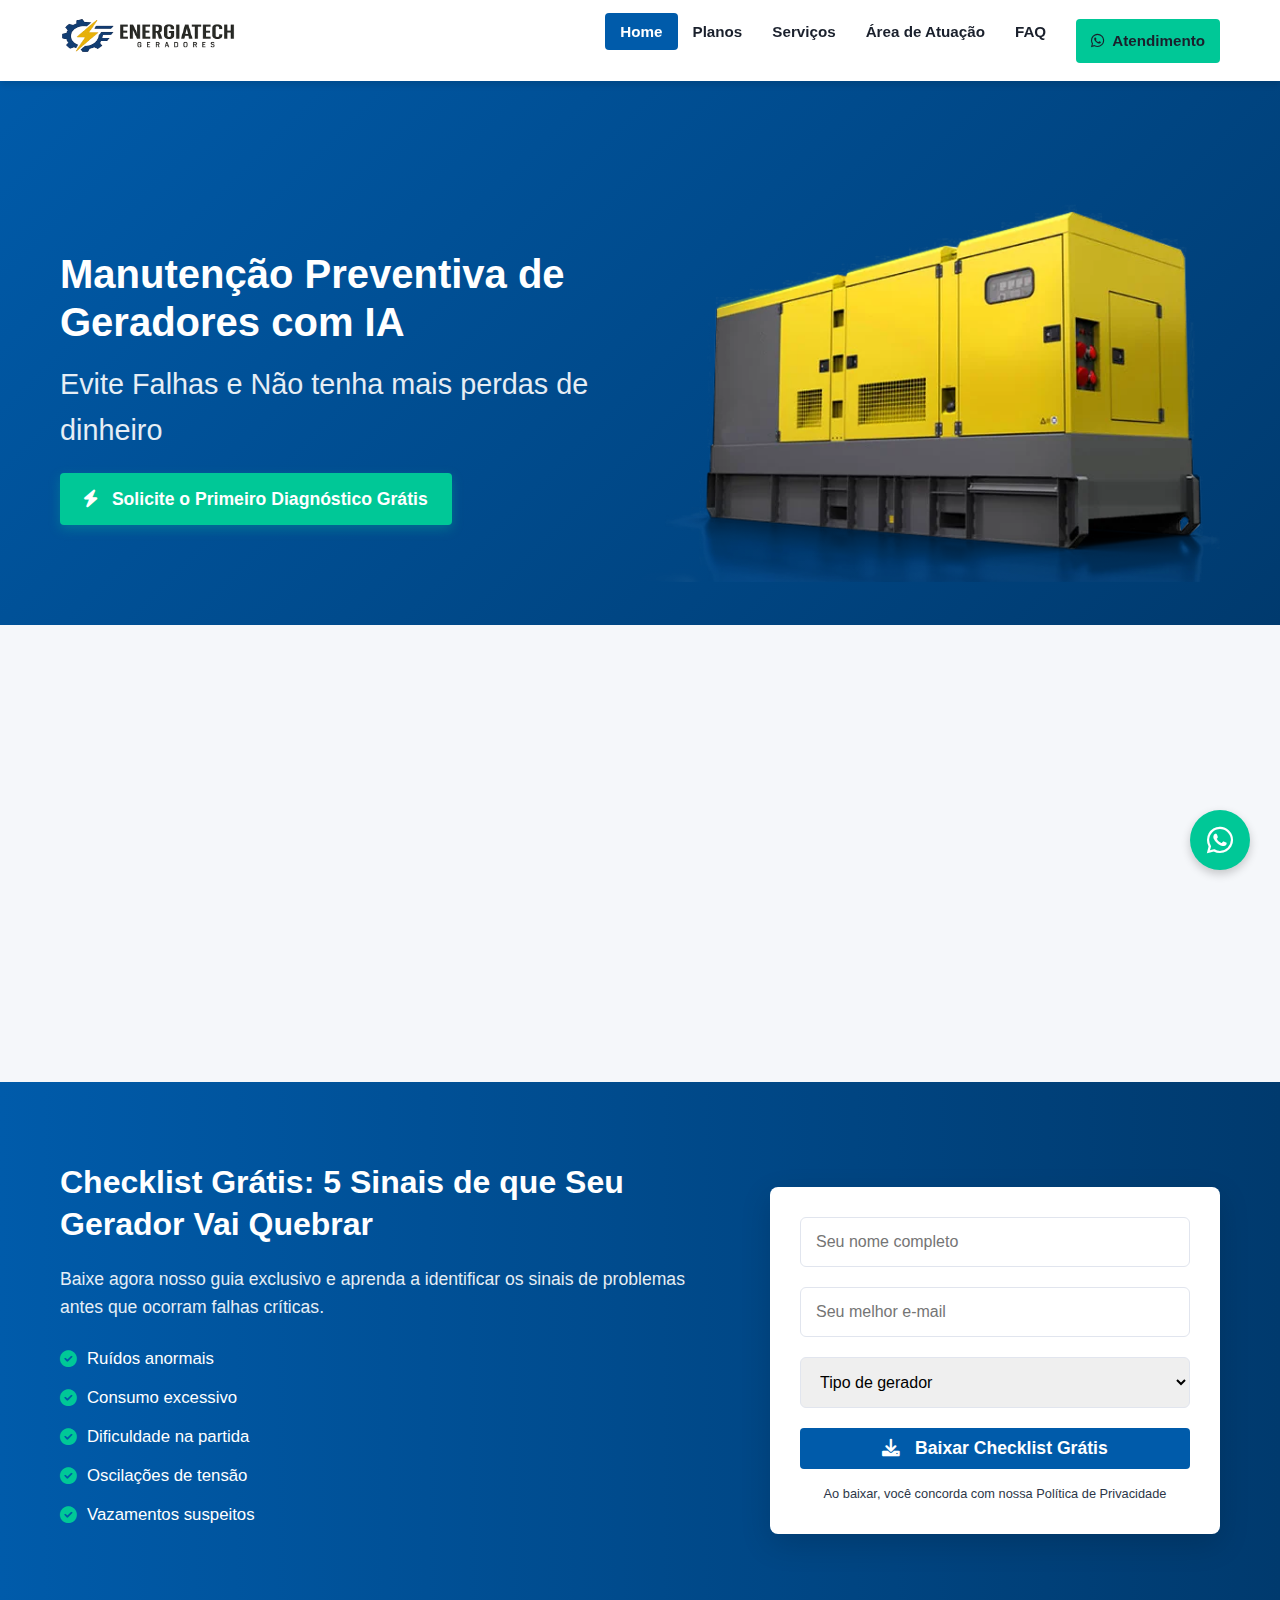
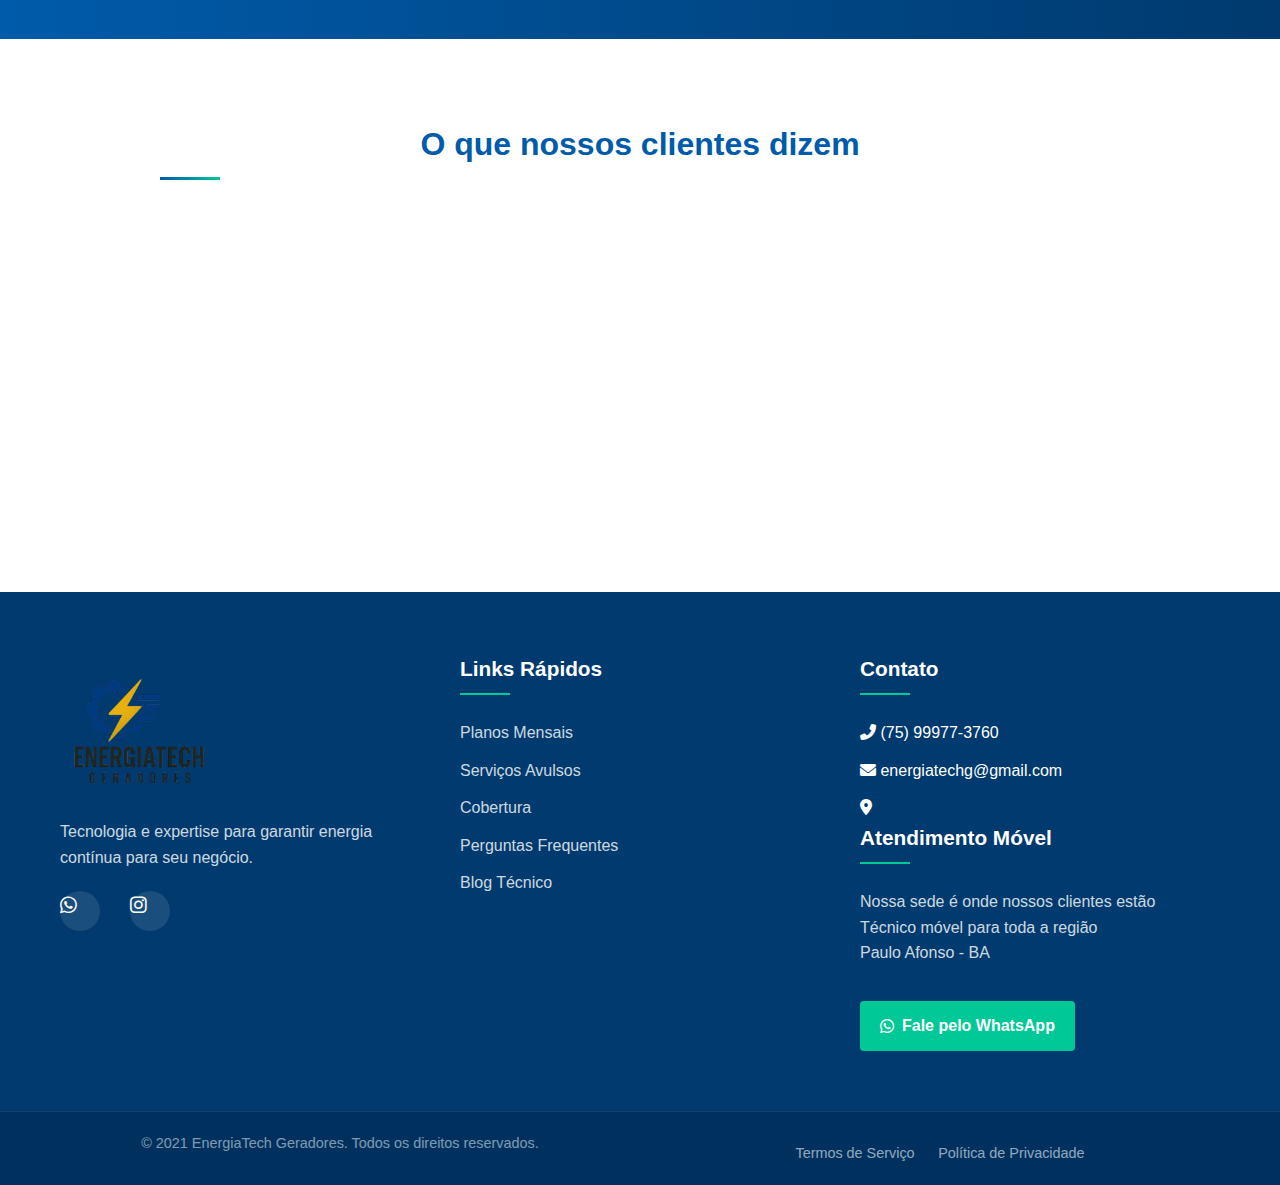
<file: index.html>
<!DOCTYPE html>
<html lang="pt-BR">
<head>
    <meta charset="UTF-8">
    <meta name="viewport" content="width=device-width, initial-scale=1.0">
    <title>EnergiaTech | Manutenção Preventiva de Geradores com IA</title>
    <meta name="description" content="Manutenção preventiva de geradores com inteligência artificial. Evite falhas e economize até 30% com nossos planos mensais.">
    <link rel="stylesheet" href="css/style.css">
    <link rel="stylesheet" href="https://cdnjs.cloudflare.com/ajax/libs/font-awesome/6.0.0-beta3/css/all.min.css">
</head>
<body>
    <!-- Header -->
    <header class="header">
        <div class="container">
            <div class="logo">
                <a href="index.html"><img src="images/logo-energiatech.png" alt="EnergiaTech Geradores" width="180"></a>
            </div>
            <nav class="nav">
                <ul>
                    <li><a href="index.html" class="active">Home</a></li>
                    <li><a href="planos.html">Planos</a></li>
                    <li><a href="servicos.html">Serviços</a></li>
                    <li><a href="area-atuacao.html">Área de Atuação</a></li>
                    <li><a href="faq.html">FAQ</a></li>
                    <li><a href="https://wa.me/5575988975914" class="btn-whatsapp"><i class="fab fa-whatsapp"></i> Atendimento</a></li>
                </ul>
            </nav>
            <div class="mobile-menu">
                <i class="fas fa-bars"></i>
            </div>
        </div>
    </header>

    <!-- Hero Section -->
    <section class="hero">
        <div class="container">
            <div class="hero-content">
                <h1>Manutenção Preventiva de Geradores com IA</h1>
                <h2>Evite Falhas e Não tenha mais perdas de dinheiro</h2>
                <a href="https://wa.me/5571999999999?text=Gostaria%20de%20solicitar%20o%20diagnóstico%20grátis" class="btn-primary">
                    <i class="fas fa-bolt"></i> Solicite o Primeiro Diagnóstico Grátis
                </a>
            </div>
            <div class="hero-image">
                <img src="images/gerador-ia.webp" alt="Diagnóstico preventivo com IA especializada" loading="lazy">
            </div>
        </div>
    </section>

    <!-- Diferenciais -->
    <section class="diferenciais">
        <div class="container">
            <div class="diferencial-card">
                <div class="icon"><i class="fas fa-robot"></i></div>
                <h3>Laudos técnicos com IA</h3>
                <p>Diagnósticos precisos com inteligência artificial preditiva</p>
            </div>
            <div class="diferencial-card">
                <div class="icon"><i class="fas fa-calendar-alt"></i></div>
                <h3>Planos mensais personalizados</h3>
                <p>Soluções sob medida para seu tipo de gerador</p>
            </div>
            <div class="diferencial-card">
                <div class="icon"><i class="fas fa-clock"></i></div>
                <h3>Atendimento 24h para emergências</h3>
                <p>Suporte técnico especializado a qualquer hora</p>
            </div>
        </div>
    </section>

    <!-- Lead Magnet -->
    <section class="lead-magnet">
        <div class="container">
            <div class="lead-content">
                <h2>Checklist Grátis: 5 Sinais de que Seu Gerador Vai Quebrar</h2>
                <p>Baixe agora nosso guia exclusivo e aprenda a identificar os sinais de problemas antes que ocorram falhas críticas.</p>
                <ul>
                    <li><i class="fas fa-check-circle"></i> Ruídos anormais</li>
                    <li><i class="fas fa-check-circle"></i> Consumo excessivo</li>
                    <li><i class="fas fa-check-circle"></i> Dificuldade na partida</li>
                    <li><i class="fas fa-check-circle"></i> Oscilações de tensão</li>
                    <li><i class="fas fa-check-circle"></i> Vazamentos suspeitos</li>
                </ul>
            </div>
            <div class="lead-form">
                <form id="leadForm">
                    <div class="form-group">
                        <input type="text" id="nome" name="nome" placeholder="Seu nome completo" required>
                    </div>
                    <div class="form-group">
                        <input type="email" id="email" name="email" placeholder="Seu melhor e-mail" required>
                    </div>
                    <div class="form-group">
                        <select id="tipo-gerador" name="tipo-gerador" required>
                            <option value="">Tipo de gerador</option>
                            <option value="residencial">Residencial</option>
                            <option value="comercial">Comercial</option>
                            <option value="industrial">Industrial</option>
                            <option value="hospitalar">Hospitalar</option>
                        </select>
                    </div>
                    <button type="submit" class="btn-secondary">
                        <i class="fas fa-download"></i> Baixar Checklist Grátis
                    </button>
                    <p class="form-disclaimer">Ao baixar, você concorda com nossa Política de Privacidade</p>
                </form>
            </div>
        </div>
    </section>

    <!-- Depoimentos -->
    <section class="depoimentos">
        <div class="container">
            <h2 class="section-title">O que nossos clientes dizem</h2>
            <div class="depoimentos-grid">
                <div class="depoimento-card">
                    <div class="quote"><i class="fas fa-quote-left"></i></div>
                    <p>"A EnergiaTech previu uma falha que salvou nosso hospital durante um atendimento critico. Serviço essencial!"</p>
                    <div class="cliente-info">
                        <img src="images/cliente-hospital.png" alt="Rafael">
                        <div>
                            <h4>Rafael</h4>
                            <span>UPA Zulmira Soares, Poço Redondo</span>
                        </div>
                    </div>
                </div>
                <div class="depoimento-card">
                    <div class="quote"><i class="fas fa-quote-left"></i></div>
                    <p>"Economizamos 28% nos custos de manutenção após contratar o plano Premium. A IA realmente faz a diferença!"</p>
                    <div class="cliente-info">
                        <img src="images/cliente-Agrofish Brasil LTDA.png" alt="Wellington">
                        <div>
                            <h4>Wellington</h4>
                            <span>Agrofish Brasil LTDA, Petrolandia</span>
                        </div>
                    </div>
                </div>
            </div>
        </div>
    </section>

    <!-- Rodapé -->
    <footer class="footer">
        <div class="container">
            <div class="footer-col">
                <img src="images/logo-energiatech-white.png" alt="EnergiaTech" width="160">
                <p>Tecnologia e expertise para garantir energia contínua para seu negócio.</p>
                <div class="social-links">
                    <a href="https://wa.me/5575988975914"><i class="fab fa-whatsapp"></i></a>
                    <a href="https://www.instagram.com/energiatech_geradores/"><i class="fab fa-instagram"></i></a>
                </div>
            </div>
            <div class="footer-col">
                <h3>Links Rápidos</h3>
                <ul>
                    <li><a href="planos.html">Planos Mensais</a></li>
                    <li><a href="servicos.html">Serviços Avulsos</a></li>
                    <li><a href="area-atuacao.html">Cobertura</a></li>
                    <li><a href="faq.html">Perguntas Frequentes</a></li>
                    <li><a href="blog.html">Blog Técnico</a></li>
                </ul>
            </div>
            <div class="footer-col">
                <h3>Contato</h3>
                <ul>
                    <li><i class="fas fa-phone-alt"></i> (75) 99977-3760</li>
                    <li><i class="fas fa-envelope"></i> energiatechg@gmail.com</li>
                    <li><i class="fas fa-map-marker-alt"></i>
                        <h3>Atendimento Móvel</h3>
                        <p>Nossa sede é onde nossos clientes estão<br>
                        Técnico móvel para toda a região<br>
                        Paulo Afonso - BA</p></li>
                </ul>
                <a href="https://wa.me/5575988975914" class="btn-whatsapp-footer">
                    <i class="fab fa-whatsapp"></i> Fale pelo WhatsApp
                </a>
            </div>
        </div>
        <div class="footer-bottom">
            <div class="container">
                <p>&copy; 2021 EnergiaTech Geradores. Todos os direitos reservados.</p>
                <div class="footer-links">
                    <a href="#">Termos de Serviço</a>
                    <a href="#">Política de Privacidade</a>
                </div>
            </div>
        </div>
    </footer>

    <!-- WhatsApp Float -->
    <a href="https://wa.me/5575988975914" class="float-whatsapp">
        <i class="fab fa-whatsapp"></i>
    </a>

    <script src="js/main.js"></script>
    <script src="js/form-validation.js"></script>
</body>
</html>
</file>
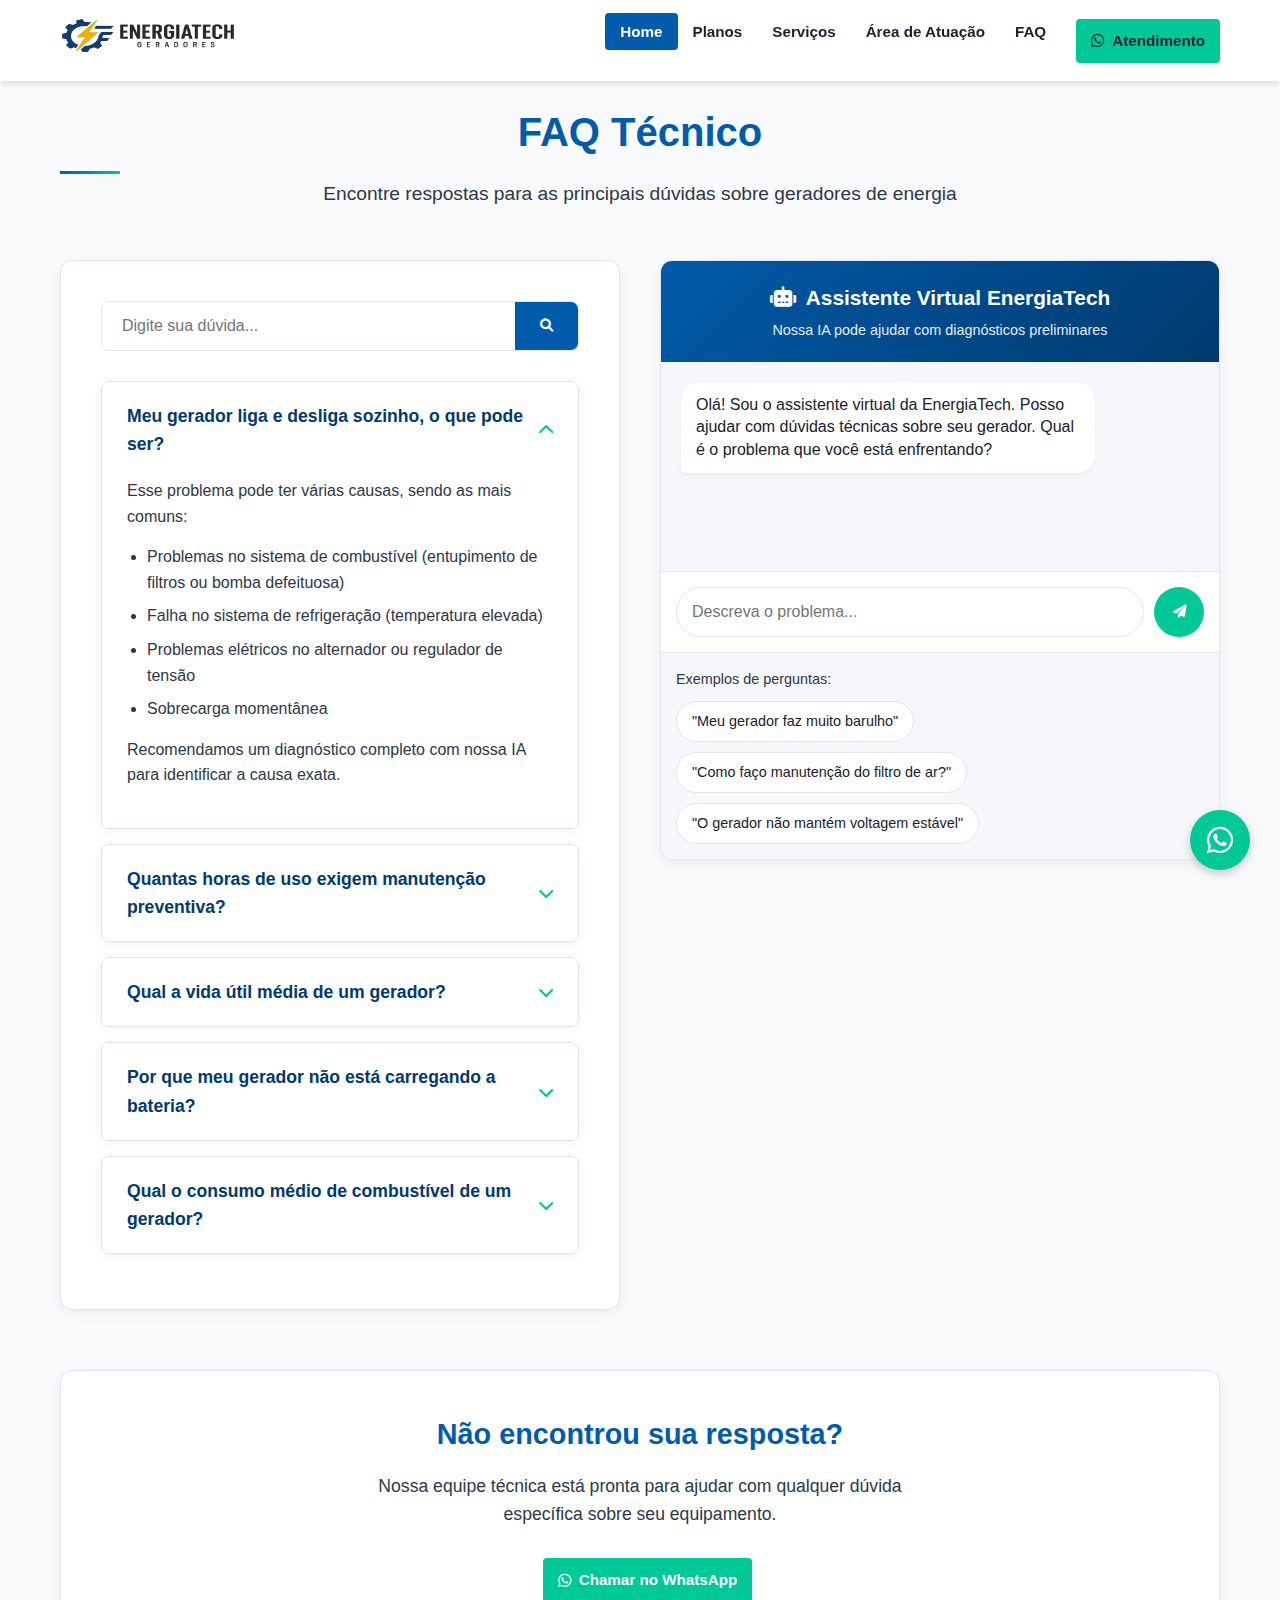
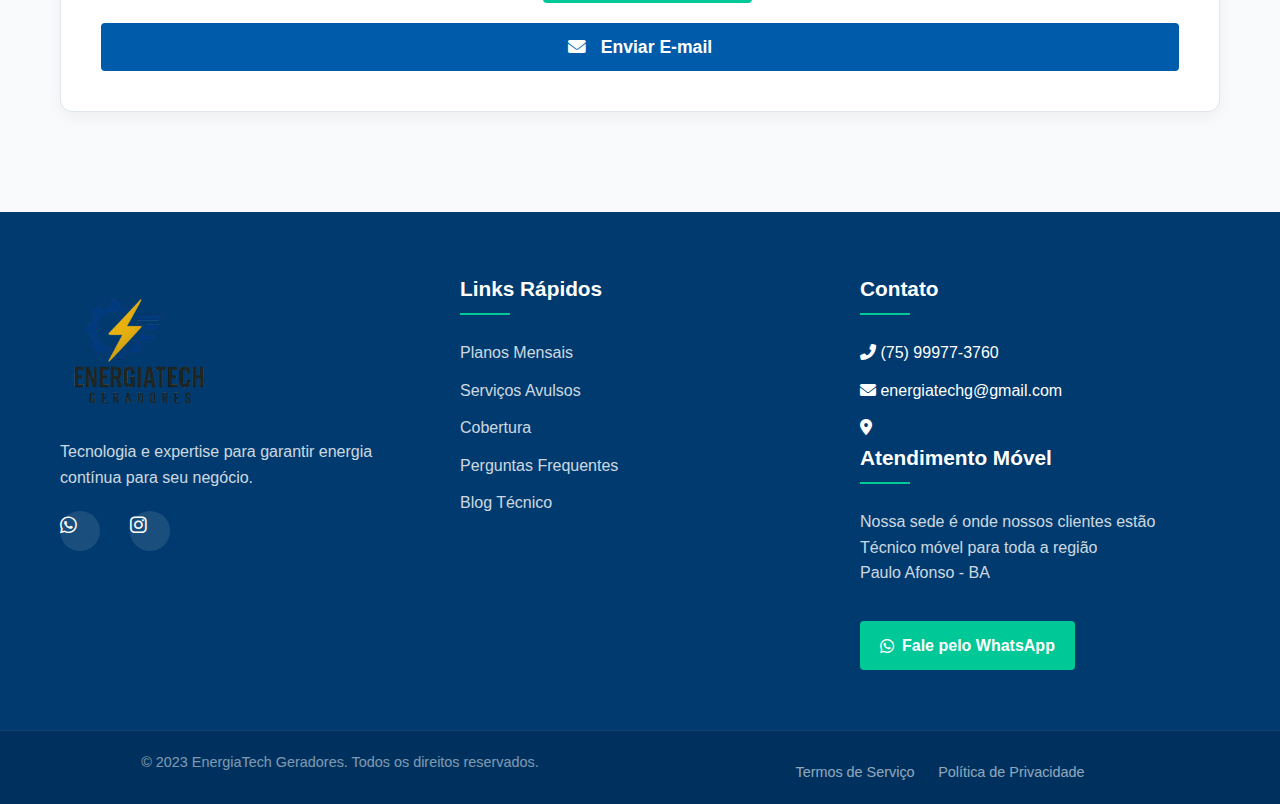
<file: faq.html>
<!DOCTYPE html>
<html lang="pt-BR">

<head>
    <meta charset="UTF-8">
    <meta name="viewport" content="width=device-width, initial-scale=1.0">
    <title>EnergiaTech | FAQ Técnico - Tire suas dúvidas sobre geradores</title>
    <meta name="description"
        content="Perguntas frequentes sobre manutenção, problemas e soluções para geradores de energia. Nossa IA pode ajudar com diagnósticos precisos.">
    <link rel="stylesheet" href="css/style.css">
    <link rel="stylesheet" href="css/faq.css">
    <link rel="stylesheet" href="https://cdnjs.cloudflare.com/ajax/libs/font-awesome/6.0.0-beta3/css/all.min.css">
</head>

<body>
    <!-- Mesmo header do index.html -->
    <header class="header">
        <div class="container">
            <div class="logo">
                <a href="index.html"><img src="images/logo-energiatech.png" alt="EnergiaTech Geradores" width="180"></a>
            </div>
            <nav class="nav">
                <ul>
                    <li><a href="index.html" class="active">Home</a></li>
                    <li><a href="planos.html">Planos</a></li>
                    <li><a href="servicos.html">Serviços</a></li>
                    <li><a href="area-atuacao.html">Área de Atuação</a></li>
                    <li><a href="faq.html">FAQ</a></li>
                    <li><a href="https://wa.me/5575988975914" class="btn-whatsapp"><i class="fab fa-whatsapp"></i>
                            Atendimento</a></li>
                </ul>
            </nav>
            <div class="mobile-menu">
                <i class="fas fa-bars"></i>
            </div>
        </div>
    </header>

    <section class="faq-section">
        <div class="container">
            <h1 class="section-title">FAQ Técnico</h1>
            <p class="section-subtitle">Encontre respostas para as principais dúvidas sobre geradores de energia</p>

            <div class="faq-content">
                <div class="faq-questions">
                    <div class="faq-search">
                        <input type="text" id="faq-search" placeholder="Digite sua dúvida...">
                        <button id="faq-search-btn"><i class="fas fa-search"></i></button>
                    </div>

                    <div class="faq-accordion">
                        <div class="accordion-item">
                            <div class="accordion-header">
                                <h3>Meu gerador liga e desliga sozinho, o que pode ser?</h3>
                                <i class="fas fa-chevron-down"></i>
                            </div>
                            <div class="accordion-content">
                                <p>Esse problema pode ter várias causas, sendo as mais comuns:</p>
                                <ul>
                                    <li>Problemas no sistema de combustível (entupimento de filtros ou bomba defeituosa)
                                    </li>
                                    <li>Falha no sistema de refrigeração (temperatura elevada)</li>
                                    <li>Problemas elétricos no alternador ou regulador de tensão</li>
                                    <li>Sobrecarga momentânea</li>
                                </ul>
                                <p>Recomendamos um diagnóstico completo com nossa IA para identificar a causa exata.</p>
                            </div>
                        </div>

                        <div class="accordion-item">
                            <div class="accordion-header">
                                <h3>Quantas horas de uso exigem manutenção preventiva?</h3>
                                <i class="fas fa-chevron-down"></i>
                            </div>
                            <div class="accordion-content">
                                <p>O intervalo de manutenção varia conforme o tipo de gerador e condições de uso:</p>
                                <table>
                                    <tr>
                                        <th>Tipo de Gerador</th>
                                        <th>Horas de Operação</th>
                                        <th>Manutenção Recomendada</th>
                                    </tr>
                                    <tr>
                                        <td>Residencial</td>
                                        <td>50-100 horas</td>
                                        <td>Verificação básica</td>
                                    </tr>
                                    <tr>
                                        <td>Comercial</td>
                                        <td>100-200 horas</td>
                                        <td>Manutenção preventiva</td>
                                    </tr>
                                    <tr>
                                        <td>Industrial</td>
                                        <td>250-500 horas</td>
                                        <td>Manutenção completa</td>
                                    </tr>
                                </table>
                                <p>Nosso sistema de monitoramento pode alertar quando a manutenção está próxima.</p>
                            </div>
                        </div>

                        <div class="accordion-item">
                            <div class="accordion-header">
                                <h3>Qual a vida útil média de um gerador?</h3>
                                <i class="fas fa-chevron-down"></i>
                            </div>
                            <div class="accordion-content">
                                <p>A vida útil varia conforme manutenção e uso:</p>
                                <ul>
                                    <li><strong>10-15 anos</strong> para geradores residenciais com manutenção regular
                                    </li>
                                    <li><strong>8-12 anos</strong> para geradores comerciais</li>
                                    <li><strong>5-10 anos</strong> para geradores industriais em uso contínuo</li>
                                </ul>
                                <p>Com nossos planos de manutenção preventiva, é possível estender em até 30% a vida
                                    útil.</p>
                            </div>
                        </div>

                        <div class="accordion-item">
                            <div class="accordion-header">
                                <h3>Por que meu gerador não está carregando a bateria?</h3>
                                <i class="fas fa-chevron-down"></i>
                            </div>
                            <div class="accordion-content">
                                <p>Problemas no carregamento de bateria podem ser causados por:</p>
                                <ol>
                                    <li>Fusíveis queimados no circuito de carga</li>
                                    <li>Regulador de voltagem defeituoso</li>
                                    <li>Fios soltos ou corroidos</li>
                                    <li>Bateria sulfatada ou com células defeituosas</li>
                                    <li>Alternador com problemas</li>
                                </ol>
                                <p>Nosso serviço de diagnóstico com IA pode identificar o problema em minutos.</p>
                            </div>
                        </div>

                        <div class="accordion-item">
                            <div class="accordion-header">
                                <h3>Qual o consumo médio de combustível de um gerador?</h3>
                                <i class="fas fa-chevron-down"></i>
                            </div>
                            <div class="accordion-content">
                                <p>O consumo depende da potência e carga aplicada:</p>
                                <div class="consumo-table">
                                    <div class="consumo-header">
                                        <span>Potência (kVA)</span>
                                        <span>Consumo (L/h) a 75% carga</span>
                                    </div>
                                    <div class="consumo-row">
                                        <span>10 kVA</span>
                                        <span>2,5 - 3,5 L/h</span>
                                    </div>
                                    <div class="consumo-row">
                                        <span>30 kVA</span>
                                        <span>6,5 - 8,5 L/h</span>
                                    </div>
                                    <div class="consumo-row">
                                        <span>50 kVA</span>
                                        <span>10 - 13 L/h</span>
                                    </div>
                                    <div class="consumo-row">
                                        <span>100 kVA</span>
                                        <span>20 - 25 L/h</span>
                                    </div>
                                </div>
                                <p>Consumo excessivo pode indicar necessidade de manutenção.</p>
                            </div>
                        </div>
                    </div>
                </div>

                <div class="faq-chatbot">
                    <div class="chatbot-header">
                        <h3><i class="fas fa-robot"></i> Assistente Virtual EnergiaTech</h3>
                        <p>Nossa IA pode ajudar com diagnósticos preliminares</p>
                    </div>
                    <div class="chatbot-messages" id="chatbot-messages">
                        <div class="chatbot-message bot">
                            <p>Olá! Sou o assistente virtual da EnergiaTech. Posso ajudar com dúvidas técnicas sobre seu
                                gerador. Qual é o problema que você está enfrentando?</p>
                        </div>
                    </div>
                    <div class="chatbot-input">
                        <input type="text" id="chatbot-user-input" placeholder="Descreva o problema...">
                        <button id="chatbot-send-btn"><i class="fas fa-paper-plane"></i></button>
                    </div>
                    <div class="chatbot-examples">
                        <p>Exemplos de perguntas:</p>
                        <ul>
                            <li>"Meu gerador faz muito barulho"</li>
                            <li>"Como faço manutenção do filtro de ar?"</li>
                            <li>"O gerador não mantém voltagem estável"</li>
                        </ul>
                    </div>
                </div>
            </div>

            <div class="faq-cta">
                <h3>Não encontrou sua resposta?</h3>
                <p>Nossa equipe técnica está pronta para ajudar com qualquer dúvida específica sobre seu equipamento.
                </p>
                <div class="cta-buttons">
                    <a href="https://wa.me/5571999999999" class="btn-whatsapp">
                        <i class="fab fa-whatsapp"></i> Chamar no WhatsApp
                    </a>
                    <a href="contato.html" class="btn-secondary">
                        <i class="fas fa-envelope"></i> Enviar E-mail
                    </a>
                </div>
            </div>
        </div>
    </section>

    <!-- Mesmo footer do index.html -->
    <footer class="footer">
        <div class="container">
            <div class="footer-col">
                <img src="images/logo-energiatech-white.png" alt="EnergiaTech" width="160">
                <p>Tecnologia e expertise para garantir energia contínua para seu negócio.</p>
                <div class="social-links">
                    <a href="https://wa.me/5575988975914"><i class="fab fa-whatsapp"></i></a>
                    <a href="https://www.instagram.com/energiatech_geradores/"><i class="fab fa-instagram"></i></a>
                </div>
            </div>
            <div class="footer-col">
                <h3>Links Rápidos</h3>
                <ul>
                    <li><a href="planos.html">Planos Mensais</a></li>
                    <li><a href="servicos.html">Serviços Avulsos</a></li>
                    <li><a href="area-atuacao.html">Cobertura</a></li>
                    <li><a href="faq.html">Perguntas Frequentes</a></li>
                    <li><a href="#">Blog Técnico</a></li>
                </ul>
            </div>
            <div class="footer-col">
                <h3>Contato</h3>
                <ul>
                    <li><i class="fas fa-phone-alt"></i> (75) 99977-3760</li>
                    <li><i class="fas fa-envelope"></i> energiatechg@gmail.com</li>
                    <li><i class="fas fa-map-marker-alt"></i>
                        <h3>Atendimento Móvel</h3>
                        <p>Nossa sede é onde nossos clientes estão<br>
                        Técnico móvel para toda a região<br>
                        Paulo Afonso - BA</p></li>
                </ul>
                <a href="https://wa.me/5571999999999" class="btn-whatsapp-footer">
                    <i class="fab fa-whatsapp"></i> Fale pelo WhatsApp
                </a>
            </div>
        </div>
        <div class="footer-bottom">
            <div class="container">
                <p>&copy; 2023 EnergiaTech Geradores. Todos os direitos reservados.</p>
                <div class="footer-links">
                    <a href="#">Termos de Serviço</a>
                    <a href="#">Política de Privacidade</a>
                </div>
            </div>
        </div>
    </footer>

    <!-- WhatsApp Float -->
    <a href="https://wa.me/5571999999999" class="float-whatsapp">
        <i class="fab fa-whatsapp"></i>
    </a>

    <script src="js/main.js"></script>
    <script src="js/faq.js"></script>
</body>

</html>
</file>
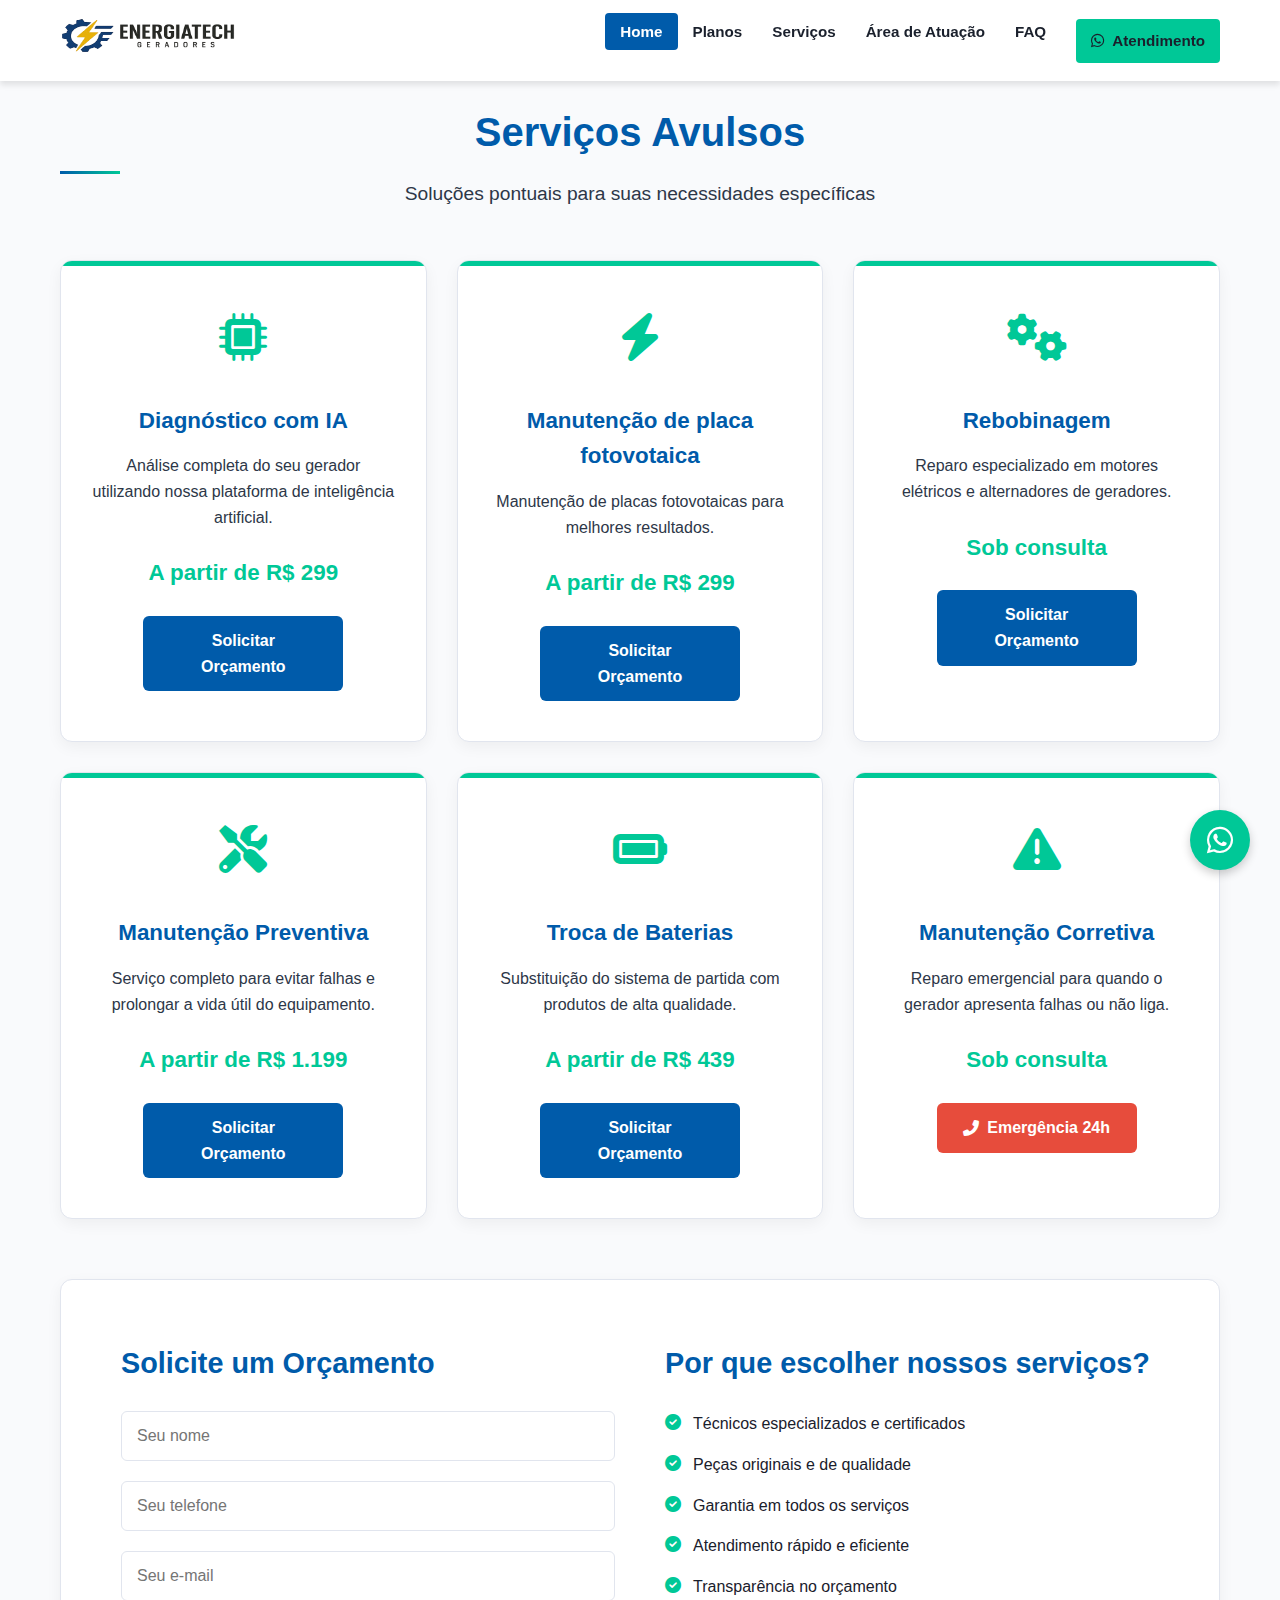
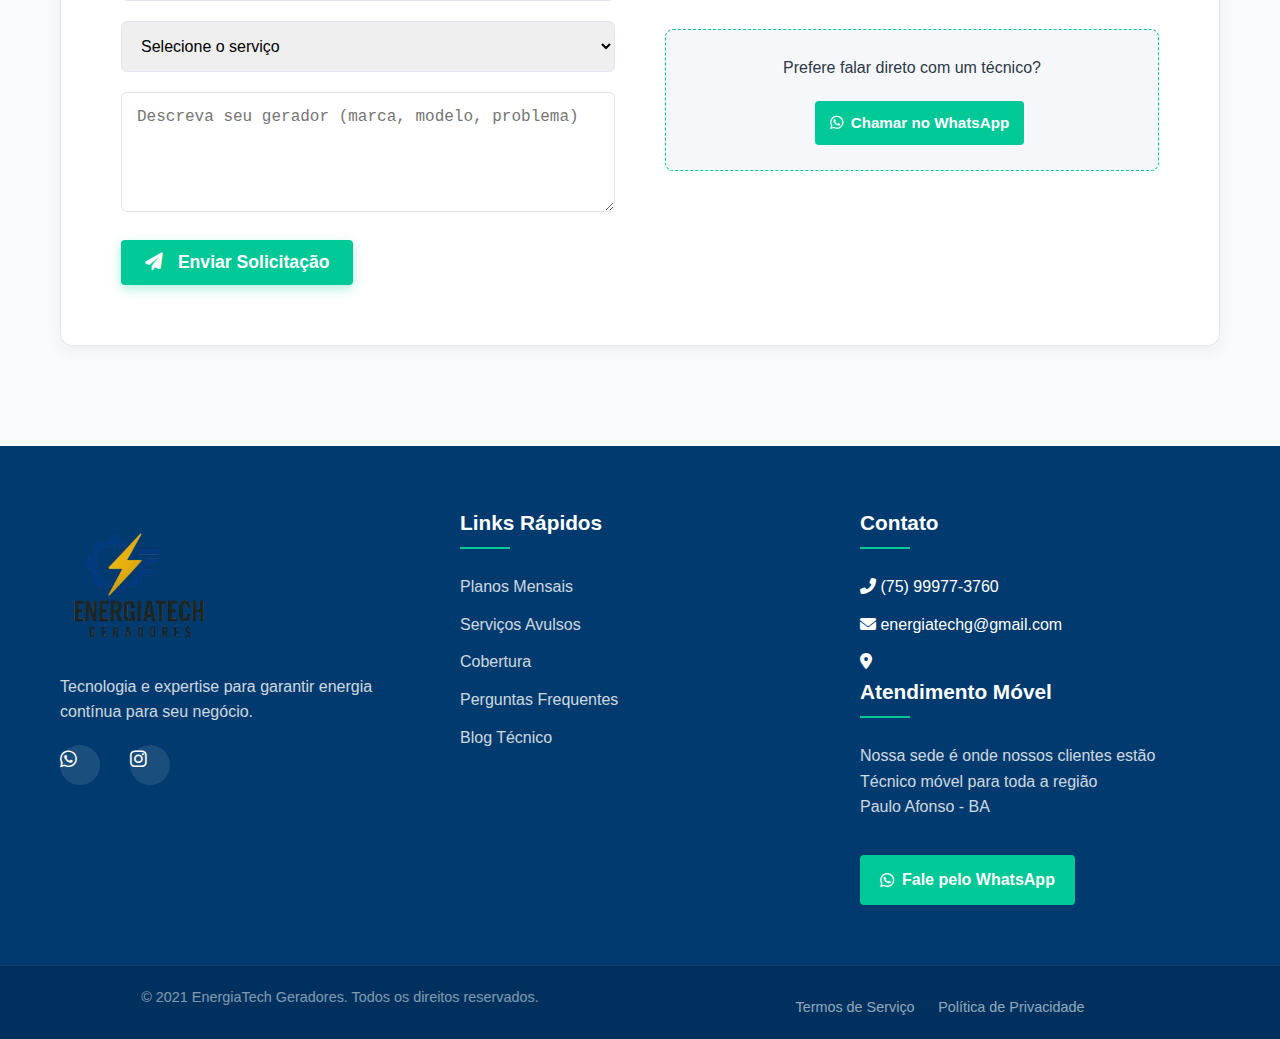
<file: servicos.html>
<!DOCTYPE html>
<html lang="pt-BR">
<!-- Mesmo head do index.html -->

<head>
    <meta charset="UTF-8">
    <meta name="viewport" content="width=device-width, initial-scale=1.0">
    <title>EnergiaTech | Manutenção Preventiva de Geradores com IA</title>
    <meta name="description"
        content="Manutenção preventiva de geradores com inteligência artificial. Evite falhas e economize até 30% com nossos planos mensais.">
    <link rel="stylesheet" href="css/style.css">
    <link rel="stylesheet" href="css/servicos.css">
    <link rel="stylesheet" href="https://cdnjs.cloudflare.com/ajax/libs/font-awesome/6.0.0-beta3/css/all.min.css">
</head>

<body>
    <!-- Mesmo header do index.html -->
    <header class="header">
        <div class="container">
            <div class="logo">
                <a href="index.html"><img src="images/logo-energiatech.png" alt="EnergiaTech Geradores" width="180"></a>
            </div>
            <nav class="nav">
                <ul>
                    <li><a href="index.html" class="active">Home</a></li>
                    <li><a href="planos.html">Planos</a></li>
                    <li><a href="servicos.html">Serviços</a></li>
                    <li><a href="area-atuacao.html">Área de Atuação</a></li>
                    <li><a href="faq.html">FAQ</a></li>
                    <li><a href="https://wa.me/5575988975914" class="btn-whatsapp"><i class="fab fa-whatsapp"></i>
                            Atendimento</a></li>
                </ul>
            </nav>
            <div class="mobile-menu">
                <i class="fas fa-bars"></i>
            </div>
        </div>
    </header>

    <section class="servicos-section">
        <div class="container">
            <h1 class="section-title">Serviços Avulsos</h1>
            <p class="section-subtitle">Soluções pontuais para suas necessidades específicas</p>

            <div class="servicos-grid">
                <div class="servico-card">
                    <div class="servico-icon"><i class="fas fa-microchip"></i></div>
                    <h3>Diagnóstico com IA</h3>
                    <p>Análise completa do seu gerador utilizando nossa plataforma de inteligência artificial.</p>
                    <div class="servico-preco">A partir de R$ 299</div>
                    <a href="#form-orcamento" class="btn-servico">Solicitar Orçamento</a>
                </div>

                <!-- <div class="servico-card">
                    <div class="servico-icon"><i class="fas fa-bolt"></i></div>
                    <h3>Teste de Carga</h3>
                    <p>Verificação da capacidade real de geração em condições de operação.</p>
                    <div class="servico-preco">A partir de R$ 499</div>
                    <a href="#form-orcamento" class="btn-servico">Solicitar Orçamento</a>
                </div> -->

                <div class="servico-card">
                    <div class="servico-icon"><i class="fas fa-bolt"></i></div>
                    <h3>Manutenção de placa fotovotaica</h3>
                    <p>Manutenção de placas fotovotaicas para melhores resultados.</p>
                    <div class="servico-preco">A partir de R$ 299</div>
                    <a href="#form-orcamento" class="btn-servico">Solicitar Orçamento</a>
                </div>

                <div class="servico-card">
                    <div class="servico-icon"><i class="fas fa-cogs"></i></div>
                    <h3>Rebobinagem</h3>
                    <p>Reparo especializado em motores elétricos e alternadores de geradores.</p>
                    <div class="servico-preco">Sob consulta</div>
                    <a href="#form-orcamento" class="btn-servico">Solicitar Orçamento</a>
                </div>

                <div class="servico-card">
                    <div class="servico-icon"><i class="fas fa-tools"></i></div>
                    <h3>Manutenção Preventiva</h3>
                    <p>Serviço completo para evitar falhas e prolongar a vida útil do equipamento.</p>
                    <div class="servico-preco">A partir de R$ 1.199</div>
                    <a href="#form-orcamento" class="btn-servico">Solicitar Orçamento</a>
                </div>

                <div class="servico-card">
                    <div class="servico-icon"><i class="fas fa-battery-full"></i></div>
                    <h3>Troca de Baterias</h3>
                    <p>Substituição do sistema de partida com produtos de alta qualidade.</p>
                    <div class="servico-preco">A partir de R$ 439</div>
                    <a href="#form-orcamento" class="btn-servico">Solicitar Orçamento</a>
                </div>

                <div class="servico-card">
                    <div class="servico-icon"><i class="fas fa-exclamation-triangle"></i></div>
                    <h3>Manutenção Corretiva</h3>
                    <p>Reparo emergencial para quando o gerador apresenta falhas ou não liga.</p>
                    <div class="servico-preco">Sob consulta</div>
                    <a href="https://wa.me/5575999773760" class="btn-servico emergency">
                        <i class="fas fa-phone-alt"></i> Emergência 24h
                    </a>
                </div>
            </div>

            <div class="orcamento-section" id="form-orcamento">
                <div class="orcamento-form">
                    <h3>Solicite um Orçamento</h3>
                    <form id="orcamentoForm">
                        <div class="form-group">
                            <input type="text" id="nome-orcamento" placeholder="Seu nome" required>
                        </div>
                        <div class="form-group">
                            <input type="tel" id="telefone-orcamento" placeholder="Seu telefone" required>
                        </div>
                        <div class="form-group">
                            <input type="email" id="email-orcamento" placeholder="Seu e-mail" required>
                        </div>
                        <div class="form-group">
                            <select id="servico-orcamento" required>
                                <option value="">Selecione o serviço</option>
                                <option value="diagnostico">Diagnóstico com IA</option>
                                <option value="teste-carga">Teste de Carga</option>
                                <option value="rebobinagem">Rebobinagem</option>
                                <option value="preventiva">Manutenção Preventiva</option>
                                <option value="baterias">Troca de Baterias</option>
                                <option value="outro">Outro Serviço</option>
                            </select>
                        </div>
                        <div class="form-group">
                            <textarea id="mensagem-orcamento"
                                placeholder="Descreva seu gerador (marca, modelo, problema)"></textarea>
                        </div>
                        <button type="submit" class="btn-primary">
                            <i class="fas fa-paper-plane"></i> Enviar Solicitação
                        </button>
                    </form>
                </div>
                <div class="orcamento-info">
                    <h3>Por que escolher nossos serviços?</h3>
                    <ul>
                        <li><i class="fas fa-check-circle"></i> Técnicos especializados e certificados</li>
                        <li><i class="fas fa-check-circle"></i> Peças originais e de qualidade</li>
                        <li><i class="fas fa-check-circle"></i> Garantia em todos os serviços</li>
                        <li><i class="fas fa-check-circle"></i> Atendimento rápido e eficiente</li>
                        <li><i class="fas fa-check-circle"></i> Transparência no orçamento</li>
                    </ul>
                    <div class="whatsapp-box">
                        <p>Prefere falar direto com um técnico?</p>
                        <a href="https://wa.me/5575988975914" class="btn-whatsapp">
                            <i class="fab fa-whatsapp"></i> Chamar no WhatsApp
                        </a>
                    </div>
                </div>
            </div>
        </div>
    </section>

    <!-- Mesmo footer do index.html -->
    <footer class="footer">
        <div class="container">
            <div class="footer-col">
                <img src="images/logo-energiatech-white.png" alt="EnergiaTech" width="160">
                <p>Tecnologia e expertise para garantir energia contínua para seu negócio.</p>
                <div class="social-links">
                    <a href="https://wa.me/5575988975914"><i class="fab fa-whatsapp"></i></a>
                    <a href="https://www.instagram.com/energiatech_geradores/"><i class="fab fa-instagram"></i></a>
                </div>
            </div>
            <div class="footer-col">
                <h3>Links Rápidos</h3>
                <ul>
                    <li><a href="planos.html">Planos Mensais</a></li>
                    <li><a href="servicos.html">Serviços Avulsos</a></li>
                    <li><a href="area-atuacao.html">Cobertura</a></li>
                    <li><a href="faq.html">Perguntas Frequentes</a></li>
                    <li><a href="#">Blog Técnico</a></li>
                </ul>
            </div>
            <div class="footer-col">
                <h3>Contato</h3>
                <ul>
                    <li><i class="fas fa-phone-alt"></i> (75) 99977-3760</li>
                    <li><i class="fas fa-envelope"></i> energiatechg@gmail.com</li>
                    <li><i class="fas fa-map-marker-alt"></i>
                        <h3>Atendimento Móvel</h3>
                        <p>Nossa sede é onde nossos clientes estão<br>
                        Técnico móvel para toda a região<br>
                        Paulo Afonso - BA</p></li>
                </ul>
                <a href="https://wa.me/5575988975914" class="btn-whatsapp-footer">
                    <i class="fab fa-whatsapp"></i> Fale pelo WhatsApp
                </a>
            </div>
        </div>
        <div class="footer-bottom">
            <div class="container">
                <p>&copy; 2021 EnergiaTech Geradores. Todos os direitos reservados.</p>
                <div class="footer-links">
                    <a href="#">Termos de Serviço</a>
                    <a href="#">Política de Privacidade</a>
                </div>
            </div>
        </div>
    </footer>

    <!-- WhatsApp Float -->
    <a href="https://wa.me/5575988975914" class="float-whatsapp">
        <i class="fab fa-whatsapp"></i>
    </a>

    <script src="js/main.js"></script>
    <script src="js/form-validation.js"></script>
</body>

</html>
</file>
<file: css/style.css>
/* Estilos Gerais */
:root {
    --azul-tecnico: #005BAA;
    --verde-energetico: #00C897;
    --azul-escuro: #003366;
    --cinza-claro: #f5f7fa;
    --cinza-medio: #e1e5ee;
    --cinza-escuro: #6b7280;
    --preto: #1a1a1a;
    --branco: #ffffff;
    --sombra: 0 4px 6px rgba(0, 0, 0, 0.1);
    --sombra-hover: 0 6px 12px rgba(0, 0, 0, 0.15);
}

* {
    margin: 0;
    padding: 0;
    box-sizing: border-box;
}

body {
    font-family: 'Segoe UI', Tahoma, Geneva, Verdana, sans-serif;
    line-height: 1.6;
    color: var(--preto);
    background-color: var(--branco);
}

.container {
    width: 100%;
    max-width: 1200px;
    margin: 0 auto;
    padding: 0 20px;
}

/* Header */
.header {
    background-color: var(--branco);
    box-shadow: var(--sombra);
    position: fixed;
    width: 100%;
    top: 0;
    z-index: 1000;
    padding: 15px 0;
    transition: all 0.3s ease;
}

.header.scrolled {
    padding: 10px 0;
    box-shadow: 0 4px 12px rgba(0, 0, 0, 0.1);
}

.header .container {
    display: flex;
    justify-content: space-between;
    align-items: center;
}

.logo img {
    height: 40px;
    transition: all 0.3s ease;
}

.nav ul {
    display: flex;
    list-style: none;
}

.nav ul li a {
    color: var(--preto);
    text-decoration: none;
    padding: 10px 15px;
    font-weight: 600;
    transition: all 0.3s ease;
    border-radius: 4px;
    font-size: 0.95rem;
}

.nav ul li a:hover, 
.nav ul li a.active {
    color: var(--branco);
    background-color: var(--azul-tecnico);
}

.btn-whatsapp {
    background-color: var(--verde-energetico);
    color: var(--branco);
    padding: 10px 15px;
    border-radius: 4px;
    font-weight: 600;
    transition: all 0.3s ease;
    margin-left: 15px;
    font-size: 0.95rem;
    display: inline-flex;
    align-items: center;
}

.btn-whatsapp i {
    margin-right: 8px;
}

.btn-whatsapp:hover {
    background-color: #00b386;
    transform: translateY(-2px);
    box-shadow: var(--sombra-hover);
}

.mobile-menu {
    display: none;
    font-size: 24px;
    cursor: pointer;
    color: var(--azul-tecnico);
}

/* Hero Section */
.hero {
    background: linear-gradient(135deg, var(--azul-tecnico) 0%, var(--azul-escuro) 100%);
    color: var(--branco);
    padding: 180px 0 100px;
    margin-top: 70px;
    position: relative;
    overflow: hidden;
}

.hero .container {
    display: flex;
    align-items: center;
    position: relative;
    z-index: 2;
}

.hero-content {
    max-width: 600px;
    animation: fadeInUp 0.8s ease-out;
}

.hero h1 {
    font-size: 2.5rem;
    margin-bottom: 15px;
    line-height: 1.2;
    font-weight: 700;
}

.hero h2 {
    font-size: 1.8rem;
    margin-bottom: 20px;
    font-weight: 400;
    opacity: 0.9;
}

.hero p {
    font-size: 1.1rem;
    margin-bottom: 30px;
    opacity: 0.9;
    max-width: 90%;
}

.btn-primary {
    display: inline-flex;
    align-items: center;
    background-color: var(--verde-energetico);
    color: var(--branco);
    padding: 15px 30px;
    border-radius: 4px;
    font-weight: 600;
    text-decoration: none;
    transition: all 0.3s ease;
    font-size: 1.1rem;
    box-shadow: 0 4px 12px rgba(0, 200, 151, 0.3);
}

.btn-primary i {
    margin-right: 10px;
}

.btn-primary:hover {
    background-color: #00b386;
    transform: translateY(-3px);
    box-shadow: 0 6px 16px rgba(0, 200, 151, 0.4);
}

.hero-image {
    position: absolute;
    right: 0;
    top: 50%;
    transform: translateY(-50%);
    max-width: 50%;
    animation: fadeIn 1s ease-out, float 6s ease-in-out infinite;
}

.hero-image img {
    max-width: 100%;
    height: auto;
}

/* Diferenciais Section */
.diferenciais {
    padding: 80px 0;
    background-color: var(--cinza-claro);
}

.diferenciais .container {
    display: grid;
    grid-template-columns: repeat(auto-fit, minmax(300px, 1fr));
    gap: 30px;
}

.diferencial-card {
    background-color: var(--branco);
    padding: 40px 30px;
    border-radius: 8px;
    text-align: center;
    box-shadow: var(--sombra);
    transition: all 0.3s ease;
    position: relative;
    overflow: hidden;
}

.diferencial-card::before {
    content: '';
    position: absolute;
    top: 0;
    left: 0;
    width: 100%;
    height: 5px;
    background-color: var(--verde-energetico);
}

.diferencial-card:hover {
    transform: translateY(-10px);
    box-shadow: var(--sombra-hover);
}

.diferencial-card .icon {
    font-size: 2.5rem;
    color: var(--verde-energetico);
    margin-bottom: 20px;
    transition: all 0.3s ease;
}

.diferencial-card:hover .icon {
    transform: scale(1.1);
}

.diferencial-card h3 {
    font-size: 1.3rem;
    margin-bottom: 15px;
    color: var(--azul-tecnico);
}

.diferencial-card p {
    font-size: 1rem;
    color: var(--cinza-escuro);
}

/* Lead Magnet Section */
.lead-magnet {
    padding: 80px 0;
    background: linear-gradient(to right, var(--azul-tecnico) 0%, var(--azul-escuro) 100%);
    color: var(--branco);
}

.lead-magnet .container {
    display: flex;
    align-items: center;
    gap: 50px;
}

.lead-content {
    flex: 1;
}

.lead-content h2 {
    font-size: 2rem;
    margin-bottom: 20px;
    line-height: 1.3;
}

.lead-content p {
    font-size: 1.1rem;
    margin-bottom: 25px;
    opacity: 0.9;
}

.lead-content ul {
    list-style: none;
    margin-bottom: 30px;
}

.lead-content ul li {
    margin-bottom: 12px;
    display: flex;
    align-items: center;
    font-size: 1.05rem;
}

.lead-content ul li i {
    margin-right: 10px;
    color: var(--verde-energetico);
}

.lead-form {
    flex: 1;
    max-width: 450px;
}

.lead-form form {
    background-color: var(--branco);
    padding: 30px;
    border-radius: 8px;
    box-shadow: 0 10px 30px rgba(0, 0, 0, 0.15);
}

.form-group {
    margin-bottom: 20px;
}

.form-group input,
.form-group select {
    width: 100%;
    padding: 15px;
    border: 1px solid var(--cinza-medio);
    border-radius: 4px;
    font-size: 1rem;
    transition: all 0.3s ease;
}

.form-group input:focus,
.form-group select:focus {
    border-color: var(--verde-energetico);
    outline: none;
    box-shadow: 0 0 0 3px rgba(0, 200, 151, 0.2);
}

.btn-secondary {
    display: inline-flex;
    align-items: center;
    justify-content: center;
    background-color: var(--azul-tecnico);
    color: var(--branco);
    width: 100%;
    padding: 15px;
    border: none;
    border-radius: 4px;
    font-weight: 600;
    font-size: 1.1rem;
    cursor: pointer;
    transition: all 0.3s ease;
}

.btn-secondary i {
    margin-right: 10px;
}

.btn-secondary:hover {
    background-color: var(--azul-escuro);
    transform: translateY(-2px);
}

.form-disclaimer {
    font-size: 0.8rem;
    color: var(--cinza-escuro);
    margin-top: 15px;
    text-align: center;
}

/* Depoimentos Section */
.depoimentos {
    padding: 80px 0;
    background-color: var(--branco);
}

.depoimentos .container {
    max-width: 1000px;
}

.depoimentos h2 {
    text-align: center;
    font-size: 2rem;
    color: var(--azul-tecnico);
    margin-bottom: 50px;
}

.depoimentos-grid {
    display: grid;
    grid-template-columns: repeat(auto-fit, minmax(300px, 1fr));
    gap: 30px;
}

.depoimento-card {
    background-color: var(--cinza-claro);
    padding: 30px;
    border-radius: 8px;
    box-shadow: var(--sombra);
    transition: all 0.3s ease;
    position: relative;
}

.depoimento-card:hover {
    transform: translateY(-5px);
    box-shadow: var(--sombra-hover);
}

.depoimento-card .quote {
    font-size: 2rem;
    color: var(--verde-energetico);
    opacity: 0.3;
    margin-bottom: 15px;
}

.depoimento-card p {
    font-size: 1.05rem;
    font-style: italic;
    margin-bottom: 25px;
    color: var(--cinza-escuro);
    line-height: 1.6;
}

.cliente-info {
    display: flex;
    align-items: center;
}

.cliente-info img {
    width: 60px;
    height: 60px;
    border-radius: 50%;
    object-fit: cover;
    margin-right: 15px;
    border: 3px solid var(--verde-energetico);
}

.cliente-info h4 {
    font-size: 1.1rem;
    color: var(--azul-tecnico);
    margin-bottom: 5px;
}

.cliente-info span {
    font-size: 0.9rem;
    color: var(--cinza-escuro);
}

/* Footer */
.footer {
    background-color: var(--azul-escuro);
    color: var(--branco);
    padding: 60px 0 0;
}

.footer .container {
    display: grid;
    grid-template-columns: repeat(auto-fit, minmax(250px, 1fr));
    gap: 40px;
}

.footer-col h3 {
    font-size: 1.3rem;
    margin-bottom: 25px;
    position: relative;
    padding-bottom: 10px;
}

.footer-col h3::after {
    content: '';
    position: absolute;
    left: 0;
    bottom: 0;
    width: 50px;
    height: 2px;
    background-color: var(--verde-energetico);
}

.footer-col p {
    opacity: 0.8;
    margin-bottom: 20px;
    line-height: 1.6;
}

.social-links {
    display: flex;
    gap: 15px;
}

.social-links a {
    display: flex;
    align-items: center;
    justify-content: center;
    width: 40px;
    height: 40px;
    background-color: rgba(255, 255, 255, 0.1);
    border-radius: 50%;
    transition: all 0.3s ease;
}

.social-links a:hover {
    background-color: var(--verde-energetico);
    transform: translateY(-3px);
}

.footer-col ul {
    list-style: none;
}

.footer-col ul li {
    margin-bottom: 12px;
}

.footer-col ul li a {
    color: var(--branco);
    text-decoration: none;
    opacity: 0.8;
    transition: all 0.3s ease;
    display: flex;
    align-items: center;
}

.footer-col ul li a:hover {
    opacity: 1;
    color: var(--verde-energetico);
    transform: translateX(5px);
}

.footer-col ul li a i {
    margin-right: 10px;
    width: 20px;
}

.btn-whatsapp-footer {
    display: inline-flex;
    align-items: center;
    background-color: var(--verde-energetico);
    color: var(--branco);
    padding: 12px 20px;
    border-radius: 4px;
    font-weight: 600;
    text-decoration: none;
    transition: all 0.3s ease;
    margin-top: 15px;
}

.btn-whatsapp-footer i {
    margin-right: 8px;
}

.btn-whatsapp-footer:hover {
    background-color: #00b386;
    transform: translateY(-2px);
}

.footer-bottom {
    background-color: rgba(0, 0, 0, 0.2);
    padding: 20px 0;
    margin-top: 60px;
    text-align: center;
}

.footer-bottom p {
    opacity: 0.7;
    font-size: 0.9rem;
}

.footer-links {
    margin-top: 10px;
}

.footer-links a {
    color: var(--branco);
    margin: 0 10px;
    text-decoration: none;
    opacity: 0.8;
    transition: all 0.3s ease;
    font-size: 0.9rem;
}

.footer-links a:hover {
    opacity: 1;
    color: var(--verde-energetico);
}

/* WhatsApp Float */
.float-whatsapp {
    position: fixed;
    bottom: 30px;
    right: 30px;
    background-color: var(--verde-energetico);
    color: var(--branco);
    width: 60px;
    height: 60px;
    border-radius: 50%;
    display: flex;
    align-items: center;
    justify-content: center;
    font-size: 30px;
    box-shadow: 0 4px 10px rgba(0, 0, 0, 0.2);
    z-index: 999;
    transition: all 0.3s ease;
}

.float-whatsapp:hover {
    background-color: #00b386;
    transform: scale(1.1);
}

/* Animações */
@keyframes fadeIn {
    from { opacity: 0; }
    to { opacity: 1; }
}

@keyframes fadeInUp {
    from { 
        opacity: 0;
        transform: translateY(20px);
    }
    to { 
        opacity: 1;
        transform: translateY(0);
    }
}

@keyframes float {
    0% { transform: translateY(0px); }
    50% { transform: translateY(-20px); }
    100% { transform: translateY(0px); }
}

/* Responsividade */
@media (max-width: 992px) {
    .hero .container {
        flex-direction: column;
        text-align: center;
    }
    
    .hero-content {
        max-width: 100%;
        margin-bottom: 50px;
    }
    
    .hero p {
        max-width: 100%;
    }
    
    .hero-image {
        position: relative;
        max-width: 100%;
        transform: none;
        top: auto;
    }
    
    .nav ul {
        display: none;
        position: absolute;
        top: 100%;
        left: 0;
        width: 100%;
        background-color: var(--branco);
        flex-direction: column;
        padding: 20px;
        box-shadow: 0 10px 15px rgba(0, 0, 0, 0.1);
    }
    
    .nav ul.show {
        display: flex;
    }
    
    .nav ul li a {
        display: block;
        padding: 12px;
        border-bottom: 1px solid var(--cinza-medio);
    }
    
    .mobile-menu {
        display: block;
    }
    
    .lead-magnet .container {
        flex-direction: column;
    }
    
    .lead-form {
        max-width: 100%;
        width: 100%;
    }
}

@media (max-width: 768px) {
    .hero {
        padding: 150px 0 80px;
    }
    
    .hero h1 {
        font-size: 2.2rem;
    }
    
    .hero h2 {
        font-size: 1.5rem;
    }
    
    .diferenciais .container {
        grid-template-columns: 1fr;
    }
    
    .depoimentos h2,
    .lead-content h2 {
        font-size: 1.8rem;
    }
}

@media (max-width: 480px) {
    .hero {
        padding: 130px 0 60px;
    }
    
    .hero h1 {
        font-size: 1.8rem;
    }
    
    .hero h2 {
        font-size: 1.3rem;
    }
    
    .btn-primary,
    .btn-secondary {
        padding: 12px 20px;
        font-size: 1rem;
    }
    
    .footer .container {
        grid-template-columns: 1fr;
    }
}

/* Área de Atuação Styles */
.atuacao-hero {
    background: linear-gradient(rgba(0, 91, 170, 0.8), rgba(0, 60, 120, 0.8)), url('../images/mapa-background.jpg');
    background-size: cover;
    background-position: center;
    color: white;
    text-align: center;
    padding: 150px 0 100px;
    margin-top: 70px;
}

.atuacao-hero h1 {
    font-size: 2.8rem;
    margin-bottom: 20px;
}

.atuacao-hero p {
    font-size: 1.3rem;
    max-width: 700px;
    margin: 0 auto;
    opacity: 0.9;
}

.atuacao-section {
    padding: 80px 0;
    background-color: #f9fafc;
}

.atuacao-content {
    display: grid;
    grid-template-columns: 1fr 1fr;
    gap: 40px;
    margin-bottom: 60px;
}

.atuacao-map {
    height: 500px;
    border-radius: 10px;
    overflow: hidden;
    box-shadow: 0 5px 15px rgba(0, 0, 0, 0.1);
}

.atuacao-info h2 {
    font-size: 1.8rem;
    color: var(--azul-tecnico);
    margin-bottom: 20px;
}

.atuacao-info p {
    font-size: 1.1rem;
    margin-bottom: 30px;
    line-height: 1.6;
}

.atuacao-cidades h3 {
    font-size: 1.3rem;
    margin-bottom: 15px;
    color: var(--azul-escuro);
}

.cidades-grid {
    display: grid;
    grid-template-columns: 1fr 1fr;
    gap: 15px;
}

.cidades-col ul {
    list-style: none;
}

.cidades-col li {
    margin-bottom: 10px;
    display: flex;
    align-items: center;
}

.cidades-col i {
    margin-right: 10px;
    color: var(--verde-energetico);
}

.atuacao-tempo h3 {
    font-size: 1.3rem;
    margin: 30px 0 15px;
    color: var(--azul-escuro);
}

.tempo-grid {
    display: grid;
    grid-template-columns: 1fr;
    gap: 15px;
}

.tempo-item {
    display: flex;
    align-items: center;
    background-color: white;
    padding: 15px;
    border-radius: 8px;
    box-shadow: 0 2px 10px rgba(0, 0, 0, 0.05);
}

.tempo-icon {
    width: 50px;
    height: 50px;
    background-color: var(--azul-tecnico);
    color: white;
    border-radius: 50%;
    display: flex;
    align-items: center;
    justify-content: center;
    margin-right: 15px;
    font-size: 1.2rem;
}

.tempo-text h4 {
    font-size: 1.1rem;
    margin-bottom: 5px;
}

.tempo-text p {
    font-size: 0.9rem;
    color: var(--cinza-escuro);
    margin: 0;
}

.atuacao-depoimentos {
    margin: 60px 0;
}

.atuacao-depoimentos h2 {
    text-align: center;
    font-size: 1.8rem;
    color: var(--azul-tecnico);
    margin-bottom: 40px;
}

.depoimentos-grid {
    display: grid;
    grid-template-columns: 1fr 1fr;
    gap: 30px;
}

.depoimento-card {
    background-color: white;
    border-radius: 10px;
    box-shadow: 0 5px 15px rgba(0, 0, 0, 0.05);
    overflow: hidden;
}

.depoimento-text {
    padding: 25px;
    font-size: 1.1rem;
    line-height: 1.6;
    color: var(--cinza-escuro);
    border-bottom: 1px solid #e1e5ee;
}

.depoimento-cliente {
    padding: 20px;
    display: flex;
    align-items: center;
}

.depoimento-cliente img {
    width: 60px;
    height: 60px;
    border-radius: 50%;
    object-fit: cover;
    margin-right: 15px;
}

.depoimento-cliente h4 {
    font-size: 1.1rem;
    margin-bottom: 5px;
}

.depoimento-cliente span {
    font-size: 0.9rem;
    color: var(--cinza-escuro);
}

.atuacao-cta {
    text-align: center;
    padding: 50px;
    background: linear-gradient(135deg, var(--azul-tecnico) 0%, var(--azul-escuro) 100%);
    color: white;
    border-radius: 10px;
}

.atuacao-cta h3 {
    font-size: 1.8rem;
    margin-bottom: 15px;
}

.atuacao-cta p {
    font-size: 1.1rem;
    margin-bottom: 30px;
    max-width: 600px;
    margin-left: auto;
    margin-right: auto;
    opacity: 0.9;
}

@media (max-width: 992px) {
    .atuacao-content {
        grid-template-columns: 1fr;
    }
    
    .atuacao-map {
        height: 400px;
    }
    
    .depoimentos-grid {
        grid-template-columns: 1fr;
    }
}

@media (max-width: 768px) {
    .atuacao-hero {
        padding: 120px 0 80px;
    }
    
    .atuacao-hero h1 {
        font-size: 2.2rem;
    }
    
    .atuacao-hero p {
        font-size: 1.1rem;
    }
    
    .cidades-grid {
        grid-template-columns: 1fr;
    }
    
    .atuacao-cta {
        padding: 30px 20px;
    }
    
    .atuacao-cta h3 {
        font-size: 1.5rem;
    }
}

/* Blog*/
/* Global Styles */
:root {
    --azul-tecnico: #005BAA;
    --verde-energetico: #00C897;
    --azul-escuro: #003A6E;
    --cinza-claro: #F5F7FA;
    --cinza-medio: #E1E5EE;
    --cinza-escuro: #2D3748;
    --branco: #FFFFFF;
    --preto: #1A202C;
    --sombra: 0 4px 6px rgba(0, 0, 0, 0.1);
}

* {
    margin: 0;
    padding: 0;
    box-sizing: border-box;
}

body {
    font-family: 'Segoe UI', Roboto, 'Helvetica Neue', Arial, sans-serif;
    line-height: 1.6;
    color: var(--preto);
    background-color: var(--branco);
}

.container {
    width: 100%;
    max-width: 1200px;
    margin: 0 auto;
    padding: 0 20px;
}

a {
    text-decoration: none;
    color: inherit;
}

.btn-primary {
    display: inline-block;
    background-color: var(--verde-energetico);
    color: var(--branco);
    padding: 12px 24px;
    border-radius: 4px;
    font-weight: 600;
    transition: all 0.3s ease;
    border: none;
    cursor: pointer;
}

.btn-primary:hover {
    background-color: #00B386;
    transform: translateY(-2px);
    box-shadow: var(--sombra);
}

.btn-secondary {
    display: inline-block;
    background-color: var(--azul-tecnico);
    color: var(--branco);
    padding: 10px 20px;
    border-radius: 4px;
    font-weight: 600;
    transition: all 0.3s ease;
}

.btn-secondary:hover {
    background-color: var(--azul-escuro);
}

.section-title {
    font-size: 2rem;
    margin-bottom: 30px;
    position: relative;
    color: var(--azul-tecnico);
}

.section-title::after {
    content: '';
    position: absolute;
    bottom: -10px;
    left: 0;
    width: 60px;
    height: 3px;
    background: linear-gradient(90deg, var(--azul-tecnico), var(--verde-energetico));
}

/* Header Styles */
.main-header {
    background-color: var(--branco);
    box-shadow: var(--sombra);
    position: sticky;
    top: 0;
    z-index: 1000;
    padding: 15px 0;
}

.logo-container {
    display: flex;
    align-items: center;
}

.logo {
    display: flex;
    align-items: center;
    font-size: 1.5rem;
    font-weight: 700;
    color: var(--azul-tecnico);
}

.logo-icon {
    margin-right: 8px;
    color: var(--verde-energetico);
}

.main-nav ul {
    display: flex;
    list-style: none;
}

.main-nav li {
    margin-right: 25px;
}

.main-nav a {
    font-weight: 600;
    transition: color 0.3s ease;
}

.main-nav a:hover, .main-nav .active a {
    color: var(--verde-energetico);
}

.header-actions {
    display: flex;
    align-items: center;
}

.search-box {
    margin-right: 20px;
    font-size: 1.2rem;
    cursor: pointer;
    color: var(--azul-tecnico);
}

/* Hero Section */
.blog-hero {
    background: linear-gradient(rgba(0, 91, 170, 0.8), rgba(0, 91, 170, 0.8)), 
                url('img/blog-hero-bg.jpg') no-repeat center center;
    background-size: cover;
    color: var(--branco);
    padding: 100px 0;
    text-align: center;
}

.blog-hero h1 {
    font-size: 2.5rem;
    margin-bottom: 20px;
}

.blog-hero p {
    font-size: 1.2rem;
    max-width: 700px;
    margin: 0 auto;
}

/* Featured Posts */
.featured-posts {
    padding: 60px 0;
    background-color: var(--cinza-claro);
}

.posts-grid {
    display: grid;
    grid-template-columns: repeat(auto-fit, minmax(300px, 1fr));
    gap: 30px;
}

.post-card {
    background-color: var(--branco);
    border-radius: 8px;
    overflow: hidden;
    box-shadow: var(--sombra);
    transition: transform 0.3s ease;
}

.post-card:hover {
    transform: translateY(-5px);
}

.post-card.featured {
    grid-column: span 2;
}

.post-badge {
    position: absolute;
    top: 15px;
    right: 15px;
    background-color: var(--verde-energetico);
    color: var(--branco);
    padding: 5px 10px;
    border-radius: 20px;
    font-size: 0.8rem;
    font-weight: 600;
}

.post-image {
    height: 200px;
    background-size: cover;
    background-position: center;
}

.post-content {
    padding: 20px;
}

.post-category {
    display: inline-block;
    color: var(--verde-energetico);
    font-weight: 600;
    font-size: 0.8rem;
    margin-bottom: 10px;
}

.post-card h3 {
    font-size: 1.3rem;
    margin-bottom: 10px;
    color: var(--azul-tecnico);
}

.post-card p {
    color: var(--cinza-escuro);
    margin-bottom: 15px;
    font-size: 0.9rem;
}

.btn-download, .btn-play {
    display: inline-flex;
    align-items: center;
    padding: 8px 15px;
    border-radius: 4px;
    font-size: 0.9rem;
    font-weight: 600;
}

.btn-download {
    background-color: var(--azul-tecnico);
    color: var(--branco);
}

.btn-play {
    background-color: var(--verde-energetico);
    color: var(--branco);
}

.btn-download i, .btn-play i {
    margin-right: 5px;
}

/* Main Content */
.blog-main {
    padding: 60px 0;
}

.content-wrapper {
    display: grid;
    grid-template-columns: 2fr 1fr;
    gap: 40px;
}

.section-header {
    display: flex;
    justify-content: space-between;
    align-items: center;
    margin-bottom: 30px;
}

.category-filter select {
    padding: 8px 15px;
    border-radius: 4px;
    border: 1px solid var(--cinza-medio);
    background-color: var(--branco);
    font-size: 0.9rem;
}

/* Sidebar */
.blog-sidebar {
    position: sticky;
    top: 100px;
}

.sidebar-widget {
    background-color: var(--branco);
    border-radius: 8px;
    padding: 20px;
    margin-bottom: 30px;
    box-shadow: var(--sombra);
}

.sidebar-widget h3 {
    font-size: 1.2rem;
    margin-bottom: 15px;
    color: var(--azul-tecnico);
    position: relative;
    padding-bottom: 10px;
}

.sidebar-widget h3::after {
    content: '';
    position: absolute;
    bottom: 0;
    left: 0;
    width: 40px;
    height: 2px;
    background-color: var(--verde-energetico);
}

.newsletter-form input {
    width: 100%;
    padding: 10px;
    margin-bottom: 10px;
    border: 1px solid var(--cinza-medio);
    border-radius: 4px;
}

.event-item {
    display: flex;
    margin-bottom: 15px;
    padding-bottom: 15px;
    border-bottom: 1px solid var(--cinza-medio);
}

.event-date {
    background-color: var(--azul-tecnico);
    color: var(--branco);
    padding: 5px 10px;
    border-radius: 4px;
    text-align: center;
    margin-right: 15px;
    min-width: 50px;
}

.event-date .day {
    font-size: 1.2rem;
    font-weight: 700;
    display: block;
}

.event-date .month {
    font-size: 0.7rem;
    text-transform: uppercase;
    display: block;
}

.event-info h4 {
    font-size: 0.9rem;
    margin-bottom: 5px;
}

.event-info p {
    font-size: 0.8rem;
    color: var(--cinza-escuro);
}

.popular-post {
    margin-bottom: 15px;
    padding-bottom: 15px;
    border-bottom: 1px solid var(--cinza-medio);
}

.popular-post h4 {
    font-size: 0.9rem;
    margin-bottom: 5px;
    transition: color 0.3s ease;
}

.popular-post:hover h4 {
    color: var(--verde-energetico);
}

.views {
    font-size: 0.8rem;
    color: var(--cinza-escuro);
}

.views i {
    margin-right: 5px;
}

/* Footer */
.main-footer {
    background-color: var(--azul-tecnico);
    color: var(--branco);
    padding: 60px 0 20px;
}

.footer-columns {
    display: grid;
    grid-template-columns: repeat(auto-fit, minmax(200px, 1fr));
    gap: 40px;
    margin-bottom: 40px;
}

.footer-column .logo {
    margin-bottom: 20px;
    color: var(--branco);
}

.footer-column p {
    margin-bottom: 20px;
    font-size: 0.9rem;
    opacity: 0.8;
}

.social-links a {
    display: inline-block;
    margin-right: 15px;
    font-size: 1.2rem;
    color: var(--branco);
    transition: color 0.3s ease;
}

.social-links a:hover {
    color: var(--verde-energetico);
}

.footer-column h3 {
    font-size: 1.2rem;
    margin-bottom: 20px;
    position: relative;
    padding-bottom: 10px;
}

.footer-column h3::after {
    content: '';
    position: absolute;
    bottom: 0;
    left: 0;
    width: 40px;
    height: 2px;
    background-color: var(--verde-energetico);
}

.footer-column ul {
    list-style: none;
}

.footer-column li {
    margin-bottom: 10px;
}

.footer-column a {
    transition: color 0.3s ease;
    font-size: 0.9rem;
    opacity: 0.8;
}

.footer-column a:hover {
    color: var(--verde-energetico);
    opacity: 1;
}

.contact-info li {
    display: flex;
    align-items: center;
    margin-bottom: 15px;
}

.contact-info i {
    margin-right: 10px;
    color: var(--verde-energetico);
    width: 20px;
    text-align: center;
}

.footer-bottom {
    display: flex;
    justify-content: space-between;
    align-items: center;
    padding-top: 20px;
    border-top: 1px solid rgba(255, 255, 255, 0.1);
    font-size: 0.8rem;
    opacity: 0.7;
}

.certifications img {
    height: 30px;
    margin-left: 15px;
}

/* Responsive Styles */
@media (max-width: 992px) {
    .content-wrapper {
        grid-template-columns: 1fr;
    }
    
    .post-card.featured {
        grid-column: span 1;
    }
}

@media (max-width: 768px) {
    .main-header .container {
        flex-direction: column;
    }
    
    .main-nav {
        margin: 20px 0;
    }
    
    .header-actions {
        margin-top: 15px;
    }
    
    .blog-hero h1 {
        font-size: 2rem;
    }
    
    .section-title {
        font-size: 1.5rem;
    }
}

/*contato*/
/* contato.css - Estilos específicos para a página de Contato */

/* Hero Section */
.contato-hero {
    background: linear-gradient(rgba(0, 91, 170, 0.8), rgba(0, 60, 120, 0.8)), url('../images/contato-bg.jpg');
    background-size: cover;
    background-position: center;
    color: white;
    text-align: center;
    padding: 150px 0 100px;
    margin-top: 70px;
}

.contato-hero h1 {
    font-size: 2.8rem;
    margin-bottom: 20px;
}

.contato-hero p {
    font-size: 1.3rem;
    max-width: 700px;
    margin: 0 auto;
    opacity: 0.9;
}

/* Contato Section */
.contato-section {
    padding: 80px 0;
    background-color: #f9fafc;
}

.contato-grid {
    display: grid;
    grid-template-columns: 1fr 1fr;
    gap: 40px;
    margin-bottom: 60px;
}

/* Formulário de Contato */
.contato-form {
    background-color: white;
    padding: 40px;
    border-radius: 12px;
    box-shadow: 0 5px 15px rgba(0, 0, 0, 0.05);
    border: 1px solid #e1e5ee;
}

.contato-form h2 {
    font-size: 1.8rem;
    color: var(--azul-tecnico);
    margin-bottom: 30px;
    display: flex;
    align-items: center;
}

.contato-form h2 i {
    margin-right: 15px;
    color: var(--verde-energetico);
}

.form-group {
    margin-bottom: 25px;
}

.form-group label {
    display: block;
    margin-bottom: 8px;
    font-weight: 600;
    color: var(--azul-escuro);
}

.form-group input,
.form-group select,
.form-group textarea {
    width: 100%;
    padding: 15px;
    border: 1px solid #e1e5ee;
    border-radius: 6px;
    font-size: 1rem;
    transition: all 0.3s ease;
}

.form-group input:focus,
.form-group select:focus,
.form-group textarea:focus {
    border-color: var(--verde-energetico);
    outline: none;
    box-shadow: 0 0 0 3px rgba(0, 200, 151, 0.2);
}

.form-group textarea {
    resize: vertical;
    min-height: 150px;
}

.btn-enviar {
    display: inline-flex;
    align-items: center;
    justify-content: center;
    background-color: var(--verde-energetico);
    color: white;
    width: 100%;
    padding: 15px;
    border-radius: 6px;
    font-weight: 600;
    text-decoration: none;
    transition: all 0.3s ease;
    border: none;
    cursor: pointer;
    font-size: 1.1rem;
}

.btn-enviar i {
    margin-right: 10px;
}

.btn-enviar:hover {
    background-color: #00b386;
    transform: translateY(-3px);
    box-shadow: 0 5px 15px rgba(0, 200, 151, 0.3);
}

/* Informações de Contato */
.contato-info {
    background-color: white;
    padding: 40px;
    border-radius: 12px;
    box-shadow: 0 5px 15px rgba(0, 0, 0, 0.05);
    border: 1px solid #e1e5ee;
}

.contato-info h2 {
    font-size: 1.8rem;
    color: var(--azul-tecnico);
    margin-bottom: 30px;
    display: flex;
    align-items: center;
}

.contato-info h2 i {
    margin-right: 15px;
    color: var(--verde-energetico);
}

.info-item {
    display: flex;
    margin-bottom: 25px;
}

.info-icon {
    width: 50px;
    height: 50px;
    background-color: #f5f7fa;
    border-radius: 50%;
    display: flex;
    align-items: center;
    justify-content: center;
    margin-right: 20px;
    flex-shrink: 0;
    color: var(--verde-energetico);
    font-size: 1.2rem;
}

.info-content h3 {
    font-size: 1.2rem;
    color: var(--azul-tecnico);
    margin-bottom: 5px;
}

.info-content p {
    color: var(--cinza-escuro);
    line-height: 1.6;
    margin-bottom: 5px;
}

.contato-redes {
    margin-top: 40px;
}

.contato-redes h3 {
    font-size: 1.2rem;
    color: var(--azul-tecnico);
    margin-bottom: 15px;
}

.redes-grid {
    display: flex;
    gap: 10px;
}

.rede-social {
    width: 40px;
    height: 40px;
    border-radius: 50%;
    display: flex;
    align-items: center;
    justify-content: center;
    color: white;
    font-size: 1.1rem;
    transition: all 0.3s ease;
}

.rede-social:hover {
    transform: translateY(-3px);
}

.rede-social.whatsapp { background-color: #25D366; }
.rede-social.instagram { background-color: #E4405F; }
.rede-social.facebook { background-color: #1877F2; }
.rede-social.linkedin { background-color: #0A66C2; }
.rede-social.youtube { background-color: #FF0000; }

/* Mapa */
.contato-mapa {
    margin-bottom: 60px;
}

.contato-mapa h2 {
    font-size: 1.8rem;
    color: var(--azul-tecnico);
    margin-bottom: 20px;
    display: flex;
    align-items: center;
}

.contato-mapa h2 i {
    margin-right: 15px;
    color: var(--verde-energetico);
}

.mapa-container {
    height: 400px;
    border-radius: 12px;
    overflow: hidden;
    box-shadow: 0 5px 15px rgba(0, 0, 0, 0.1);
    border: 1px solid #e1e5ee;
}

/* Atendimento Emergencial */
.contato-emergencia {
    background: linear-gradient(135deg, #e74c3c 0%, #c0392b 100%);
    color: white;
    padding: 25px 40px;
    border-radius: 12px;
    display: flex;
    align-items: center;
    justify-content: space-between;
    flex-wrap: wrap;
    gap: 20px;
    box-shadow: 0 5px 20px rgba(231, 76, 60, 0.3);
}

.emergencia-content {
    display: flex;
    align-items: center;
    gap: 20px;
}

.emergencia-content i {
    font-size: 2rem;
}

.emergencia-content h3 {
    font-size: 1.5rem;
    margin-bottom: 5px;
}

.btn-emergencia {
    display: inline-flex;
    align-items: center;
    background-color: white;
    color: #e74c3c;
    padding: 12px 25px;
    border-radius: 6px;
    font-weight: 600;
    text-decoration: none;
    transition: all 0.3s ease;
}

.btn-emergencia i {
    margin-right: 10px;
}

.btn-emergencia:hover {
    background-color: #f5f5f5;
    transform: translateY(-3px);
    box-shadow: 0 5px 15px rgba(0, 0, 0, 0.1);
}

/* Responsividade */
@media (max-width: 1200px) {
    .contato-grid {
        gap: 30px;
    }
    
    .contato-form,
    .contato-info {
        padding: 30px;
    }
}

@media (max-width: 992px) {
    .contato-hero {
        padding: 120px 0 80px;
    }
    
    .contato-grid {
        grid-template-columns: 1fr;
    }
    
    .contato-mapa {
        margin-bottom: 40px;
    }
}

@media (max-width: 768px) {
    .contato-hero h1 {
        font-size: 2.2rem;
    }
    
    .contato-hero p {
        font-size: 1.1rem;
    }
    
    .contato-form h2,
    .contato-info h2,
    .contato-mapa h2 {
        font-size: 1.6rem;
    }
    
    .emergencia-content h3 {
        font-size: 1.3rem;
    }
    
    .btn-emergencia {
        padding: 10px 20px;
    }
}

@media (max-width: 576px) {
    .contato-section {
        padding: 60px 0;
    }
    
    .contato-form,
    .contato-info {
        padding: 25px 20px;
    }
    
    .info-item {
        flex-direction: column;
    }
    
    .info-icon {
        margin-right: 0;
        margin-bottom: 15px;
    }
    
    .mapa-container {
        height: 300px;
    }
    
    .contato-emergencia {
        padding: 20px;
        justify-content: center;
        text-align: center;
    }
    
    .emergencia-content {
        flex-direction: column;
        text-align: center;
        margin-bottom: 15px;
    }
    
    .emergencia-content i {
        font-size: 1.5rem;
    }
}

.mapa-simbolico {
    background-color: white;
    padding: 20px;
    border-radius: 12px;
    box-shadow: 0 5px 15px rgba(0, 0, 0, 0.05);
    border: 1px solid #e1e5ee;
    text-align: center;
}

.mapa-simbolico img {
    max-width: 100%;
    height: auto;
    border-radius: 8px;
    margin-bottom: 15px;
}

.mapa-legenda {
    display: flex;
    flex-wrap: wrap;
    justify-content: center;
    gap: 15px;
}

.mapa-legenda p {
    display: flex;
    align-items: center;
    gap: 8px;
    margin: 0;
}

/* faq.css - Estilos específicos para a página FAQ */

.faq-section {
    padding: 100px 0;
    background-color: #f9fafc;
    position: relative;
}

.faq-section .container {
    position: relative;
    z-index: 2;
}

.faq-content {
    display: grid;
    grid-template-columns: 1fr 1fr;
    gap: 40px;
    margin-top: 50px;
}

/* Estilos para a área de perguntas */
.faq-questions {
    background-color: white;
    padding: 40px;
    border-radius: 12px;
    box-shadow: 0 5px 15px rgba(0, 0, 0, 0.05);
    border: 1px solid #e1e5ee;
}

.faq-search {
    display: flex;
    margin-bottom: 30px;
    border: 1px solid #e1e5ee;
    border-radius: 8px;
    overflow: hidden;
    transition: all 0.3s ease;
}

.faq-search:focus-within {
    border-color: var(--verde-energetico);
    box-shadow: 0 0 0 3px rgba(0, 200, 151, 0.2);
}

.faq-search input {
    flex: 1;
    padding: 15px 20px;
    border: none;
    font-size: 1rem;
    outline: none;
}

.faq-search button {
    background-color: var(--azul-tecnico);
    color: white;
    border: none;
    padding: 0 25px;
    cursor: pointer;
    transition: all 0.3s ease;
    display: flex;
    align-items: center;
    justify-content: center;
}

.faq-search button:hover {
    background-color: var(--azul-escuro);
}

.accordion-item {
    margin-bottom: 15px;
    background-color: white;
    border-radius: 8px;
    box-shadow: 0 2px 10px rgba(0, 0, 0, 0.05);
    overflow: hidden;
    transition: all 0.3s ease;
    border: 1px solid #e1e5ee;
}

.accordion-item:hover {
    box-shadow: 0 5px 15px rgba(0, 0, 0, 0.1);
}

.accordion-header {
    padding: 20px 25px;
    display: flex;
    justify-content: space-between;
    align-items: center;
    cursor: pointer;
    background-color: white;
    transition: all 0.3s ease;
}

.accordion-header:hover {
    background-color: #f5f7fa;
}

.accordion-header h3 {
    font-size: 1.1rem;
    font-weight: 600;
    color: var(--azul-escuro);
    margin-right: 15px;
}

.accordion-header i {
    color: var(--verde-energetico);
    transition: transform 0.3s ease;
}

.accordion-content {
    padding: 0 25px;
    max-height: 0;
    overflow: hidden;
    transition: max-height 0.3s ease, padding 0.3s ease;
    background-color: white;
}

.accordion-item.active .accordion-content {
    padding: 0 25px 25px;
    max-height: 1000px;
}

.accordion-item.active .accordion-header i {
    transform: rotate(180deg);
}

.accordion-content p {
    margin-bottom: 15px;
    line-height: 1.6;
    color: var(--cinza-escuro);
}

.accordion-content ul, 
.accordion-content ol {
    padding-left: 20px;
    margin-bottom: 15px;
    color: var(--cinza-escuro);
}

.accordion-content li {
    margin-bottom: 8px;
}

.accordion-content strong {
    color: var(--azul-escuro);
}

/* Estilos para o chatbot */
.faq-chatbot {
    background-color: white;
    border-radius: 12px;
    box-shadow: 0 5px 15px rgba(0, 0, 0, 0.05);
    overflow: hidden;
    display: flex;
    flex-direction: column;
    height: 600px;
    border: 1px solid #e1e5ee;
}

.chatbot-header {
    background: linear-gradient(135deg, var(--azul-tecnico) 0%, var(--azul-escuro) 100%);
    color: white;
    padding: 20px;
    text-align: center;
}

.chatbot-header h3 {
    font-size: 1.3rem;
    margin-bottom: 5px;
    display: flex;
    align-items: center;
    justify-content: center;
}

.chatbot-header p {
    opacity: 0.9;
    font-size: 0.9rem;
}

.chatbot-header i {
    margin-right: 10px;
}

.chatbot-messages {
    flex: 1;
    padding: 20px;
    overflow-y: auto;
    background-color: #f5f7fa;
    display: flex;
    flex-direction: column;
    gap: 15px;
}

.chatbot-message {
    max-width: 80%;
    padding: 12px 15px;
    border-radius: 18px;
    line-height: 1.4;
    animation: fadeIn 0.3s ease-out;
}

.chatbot-message.bot {
    background-color: white;
    border-bottom-left-radius: 5px;
    margin-right: auto;
    box-shadow: 0 2px 5px rgba(0, 0, 0, 0.05);
}

.chatbot-message.user {
    background-color: var(--verde-energetico);
    color: white;
    border-bottom-right-radius: 5px;
    margin-left: auto;
}

.chatbot-input {
    display: flex;
    padding: 15px;
    border-top: 1px solid #e1e5ee;
    background-color: white;
}

.chatbot-input input {
    flex: 1;
    padding: 12px 15px;
    border: 1px solid #e1e5ee;
    border-radius: 30px;
    font-size: 1rem;
    outline: none;
    transition: all 0.3s ease;
}

.chatbot-input input:focus {
    border-color: var(--verde-energetico);
    box-shadow: 0 0 0 3px rgba(0, 200, 151, 0.2);
}

.chatbot-input button {
    background-color: var(--verde-energetico);
    color: white;
    border: none;
    width: 50px;
    height: 50px;
    border-radius: 50%;
    margin-left: 10px;
    cursor: pointer;
    transition: all 0.3s ease;
    display: flex;
    align-items: center;
    justify-content: center;
}

.chatbot-input button:hover {
    background-color: #00b386;
    transform: scale(1.05);
}

.chatbot-examples {
    padding: 15px;
    background-color: #f5f7fa;
    border-top: 1px solid #e1e5ee;
}

.chatbot-examples p {
    font-size: 0.9rem;
    color: var(--cinza-escuro);
    margin-bottom: 10px;
}

.chatbot-examples ul {
    list-style: none;
    display: flex;
    flex-wrap: wrap;
    gap: 10px;
}

.chatbot-examples li {
    background-color: white;
    padding: 8px 15px;
    border-radius: 30px;
    font-size: 0.9rem;
    cursor: pointer;
    transition: all 0.3s ease;
    border: 1px solid #e1e5ee;
}

.chatbot-examples li:hover {
    background-color: var(--azul-tecnico);
    color: white;
    border-color: var(--azul-tecnico);
}

/* Rodapé da FAQ */
.faq-cta {
    text-align: center;
    margin-top: 60px;
    padding: 40px;
    background-color: white;
    border-radius: 12px;
    box-shadow: 0 5px 15px rgba(0, 0, 0, 0.05);
    border: 1px solid #e1e5ee;
}

.faq-cta h3 {
    font-size: 1.8rem;
    color: var(--azul-tecnico);
    margin-bottom: 15px;
}

.faq-cta p {
    font-size: 1.1rem;
    margin-bottom: 30px;
    max-width: 600px;
    margin-left: auto;
    margin-right: auto;
    color: var(--cinza-escuro);
}

.cta-buttons {
    display: flex;
    justify-content: center;
    gap: 20px;
    flex-wrap: wrap;
}

/* Animações */
@keyframes fadeIn {
    from { opacity: 0; transform: translateY(10px); }
    to { opacity: 1; transform: translateY(0); }
}

/* Responsividade */
@media (max-width: 992px) {
    .faq-content {
        grid-template-columns: 1fr;
    }
    
    .faq-chatbot {
        height: 500px;
        margin-top: 40px;
    }
}

@media (max-width: 768px) {
    .faq-section {
        padding: 80px 0;
    }
    
    .faq-questions {
        padding: 30px;
    }
    
    .faq-cta {
        padding: 30px;
    }
    
    .faq-cta h3 {
        font-size: 1.6rem;
    }
}

@media (max-width: 576px) {
    .faq-section {
        padding: 60px 0;
    }
    
    .accordion-header {
        padding: 15px 20px;
    }
    
    .chatbot-input {
        padding: 10px;
    }
    
    .cta-buttons {
        flex-direction: column;
        gap: 15px;
    }
    
    .cta-buttons a {
        width: 100%;
        justify-content: center;
    }
}

/* planos.css - Estilos específicos para a página de Planos */

/* ======================
   SEÇÃO DE PLANOS 
   ====================== */
.planos-section {
    padding: 100px 0;
    background-color: #f9fafc;
    position: relative;
}

.planos-section .container {
    position: relative;
    z-index: 2;
}

.section-title {
    text-align: center;
    font-size: 2.5rem;
    color: var(--azul-tecnico);
    margin-bottom: 15px;
}

.section-subtitle {
    text-align: center;
    font-size: 1.2rem;
    color: var(--cinza-escuro);
    margin-bottom: 50px;
    max-width: 700px;
    margin-left: auto;
    margin-right: auto;
}

.selo-garantia {
    background-color: var(--verde-energetico);
    color: white;
    padding: 12px 25px;
    border-radius: 30px;
    display: inline-flex;
    align-items: center;
    margin: 0 auto 40px;
    font-weight: 600;
    font-size: 1rem;
    box-shadow: 0 4px 12px rgba(0, 200, 151, 0.3);
    transition: all 0.3s ease;
}

.selo-garantia:hover {
    transform: translateY(-3px);
    box-shadow: 0 6px 16px rgba(0, 200, 151, 0.4);
}

.selo-garantia i {
    margin-right: 10px;
    font-size: 1.2rem;
}

/* ======================
   GRADE DE PLANOS 
   ====================== */
.planos-grid {
    display: grid;
    grid-template-columns: repeat(auto-fit, minmax(300px, 1fr));
    gap: 30px;
    margin-bottom: 60px;
}

.plano-card {
    background-color: white;
    border-radius: 12px;
    overflow: hidden;
    box-shadow: 0 5px 15px rgba(0, 0, 0, 0.08);
    transition: all 0.4s ease;
    position: relative;
    border: 1px solid #e1e5ee;
}

.plano-card:hover {
    transform: translateY(-10px);
    box-shadow: 0 15px 30px rgba(0, 0, 0, 0.12);
    border-color: var(--verde-energetico);
}

.plano-card.popular {
    border: 2px solid var(--verde-energetico);
    box-shadow: 0 5px 20px rgba(0, 200, 151, 0.2);
}

.plano-card.popular:hover {
    box-shadow: 0 15px 35px rgba(0, 200, 151, 0.25);
}

.plano-badge {
    position: absolute;
    top: 20px;
    right: -35px;
    background-color: var(--verde-energetico);
    color: white;
    padding: 6px 35px;
    font-size: 0.85rem;
    font-weight: 700;
    transform: rotate(45deg);
    box-shadow: 0 2px 5px rgba(0, 0, 0, 0.2);
    z-index: 1;
}

.plano-header {
    padding: 30px;
    background: linear-gradient(135deg, var(--azul-tecnico) 0%, var(--azul-escuro) 100%);
    color: white;
    text-align: center;
    position: relative;
    overflow: hidden;
}

.plano-header::before {
    content: '';
    position: absolute;
    top: 0;
    left: 0;
    width: 100%;
    height: 100%;
    background: linear-gradient(135deg, rgba(255,255,255,0.1) 0%, transparent 100%);
}

.plano-header h3 {
    font-size: 1.6rem;
    margin-bottom: 10px;
    position: relative;
}

.plano-preco {
    display: flex;
    justify-content: center;
    align-items: flex-end;
    position: relative;
}

.plano-preco .valor {
    font-size: 2.8rem;
    font-weight: 700;
    line-height: 1;
}

.plano-preco .periodo {
    font-size: 1.1rem;
    margin-left: 5px;
    opacity: 0.8;
    margin-bottom: 5px;
}

.plano-beneficios {
    padding: 30px;
}

.plano-beneficios ul {
    list-style: none;
}

.plano-beneficios ul li {
    margin-bottom: 15px;
    display: flex;
    align-items: flex-start;
    line-height: 1.5;
    color: var(--cinza-escuro);
}

.plano-beneficios ul li i {
    margin-right: 12px;
    color: var(--verde-energetico);
    margin-top: 3px;
    flex-shrink: 0;
}

.plano-beneficios ul li strong {
    color: var(--azul-escuro);
}

.plano-cta {
    padding: 0 30px 30px;
    text-align: center;
}

.btn-plano {
    display: inline-flex;
    align-items: center;
    justify-content: center;
    background-color: var(--verde-energetico);
    color: white;
    width: 100%;
    padding: 15px;
    border-radius: 6px;
    font-weight: 600;
    text-decoration: none;
    transition: all 0.3s ease;
    border: none;
    cursor: pointer;
    font-size: 1.05rem;
}

.btn-plano i {
    margin-right: 10px;
    font-size: 1.2rem;
}

.btn-plano:hover {
    background-color: #00b386;
    transform: translateY(-3px);
    box-shadow: 0 5px 15px rgba(0, 200, 151, 0.3);
}

/* ======================
   TABELA COMPARATIVA - DESIGN MODERNO
   ====================== */
.planos-comparativo {
    --border-color: #e1e5ee;
    --hover-color: #f1f5fe;
    --even-row: #f9fafc;
    --text-color: #2d3748;
    --header-bg: var(--azul-tecnico);
    --check-color: var(--verde-energetico);
    --cross-color: #e74c3c;
    --transition-speed: 0.3s;
    
    margin: 3.75rem 0;
    background-color: white;
    padding: clamp(1.5rem, 3vw, 2.5rem);
    border-radius: 12px;
    box-shadow: 
        0 5px 15px rgba(0, 0, 0, 0.05),
        0 0 0 1px rgba(0, 0, 0, 0.02);
    border: 1px solid var(--border-color);
    overflow: hidden;
}

.planos-comparativo h3 {
    text-align: center;
    font-size: clamp(1.5rem, 3vw, 1.8rem);
    color: var(--azul-tecnico);
    margin-bottom: 1.875rem;
    position: relative;
    padding-bottom: 0.75rem;
}

.planos-comparativo h3::after {
    content: '';
    position: absolute;
    bottom: 0;
    left: 50%;
    transform: translateX(-50%);
    width: 80px;
    height: 3px;
    background: linear-gradient(90deg, var(--azul-tecnico), var(--verde-energetico));
    border-radius: 3px;
}

/* Container responsivo para tabela */
.table-container {
    overflow-x: auto;
    -webkit-overflow-scrolling: touch;
    border-radius: 8px;
    margin: 0 -0.5rem;
    padding: 0 0.5rem;
}

/* Estilos da tabela */
.tabela-planos {
    width: 100%;
    border-collapse: separate;
    border-spacing: 0;
    min-width: 600px;
    background: white;
    position: relative;
}

.tabela-planos th {
    background-color: var(--header-bg);
    color: white;
    padding: 1rem;
    text-align: center;
    font-weight: 600;
    position: sticky;
    top: 0;
    z-index: 2;
}

.tabela-planos th:first-child {
    border-top-left-radius: 8px;
    text-align: left;
    padding-left: 1.5rem;
}

.tabela-planos th:last-child {
    border-top-right-radius: 8px;
}

.tabela-planos td {
    padding: 1rem;
    border-bottom: 1px solid var(--border-color);
    text-align: center;
    transition: background-color var(--transition-speed) ease;
    color: var(--text-color);
}

.tabela-planos td:first-child {
    text-align: left;
    padding-left: 1.5rem;
    font-weight: 500;
}

.tabela-planos tr:nth-child(even) {
    background-color: var(--even-row);
}

.tabela-planos tr:hover td {
    background-color: var(--hover-color);
}

/* Estilos para o rodapé */
.tabela-planos tfoot td {
    background-color: #f5f7fa;
    font-size: 0.8rem;
    color: #718096;
    text-align: center;
    padding: 0.75rem;
}

/* Ícones aprimorados */
.icone-check {
    display: inline-block;
    width: 24px;
    height: 24px;
    background-color: var(--check-color);
    mask: url("data:image/svg+xml,%3Csvg xmlns='http://www.w3.org/2000/svg' viewBox='0 0 24 24' fill='none' stroke='currentColor' stroke-width='3' stroke-linecap='round' stroke-linejoin='round'%3E%3Cpolyline points='20 6 9 17 4 12'%3E%3C/polyline%3E%3C/svg%3E") no-repeat center;
    -webkit-mask: url("data:image/svg+xml,%3Csvg xmlns='http://www.w3.org/2000/svg' viewBox='0 0 24 24' fill='none' stroke='currentColor' stroke-width='3' stroke-linecap='round' stroke-linejoin='round'%3E%3Cpolyline points='20 6 9 17 4 12'%3E%3C/polyline%3E%3C/svg%3E") no-repeat center;
    transition: transform 0.2s ease;
}

.icone-times {
    display: inline-block;
    width: 24px;
    height: 24px;
    background-color: var(--cross-color);
    mask: url("data:image/svg+xml,%3Csvg xmlns='http://www.w3.org/2000/svg' viewBox='0 0 24 24' fill='none' stroke='currentColor' stroke-width='3' stroke-linecap='round' stroke-linejoin='round'%3E%3Cline x1='18' y1='6' x2='6' y2='18'%3E%3C/line%3E%3Cline x1='6' y1='6' x2='18' y2='18'%3E%3C/line%3E%3C/svg%3E") no-repeat center;
    -webkit-mask: url("data:image/svg+xml,%3Csvg xmlns='http://www.w3.org/2000/svg' viewBox='0 0 24 24' fill='none' stroke='currentColor' stroke-width='3' stroke-linecap='round' stroke-linejoin='round'%3E%3Cline x1='18' y1='6' x2='6' y2='18'%3E%3C/line%3E%3Cline x1='6' y1='6' x2='18' y2='18'%3E%3C/line%3E%3C/svg%3E") no-repeat center;
}

/* Efeitos de hover */
.tabela-planos tr:hover .icone-check {
    transform: scale(1.2);
}

/* Destaque para coluna Premium */
.tabela-planos th:nth-child(4),
.tabela-planos td:nth-child(4) {
    background-color: rgba(0, 123, 255, 0.05);
    position: relative;
}

.tabela-planos td:nth-child(4)::after {
    content: '';
    position: absolute;
    top: 0;
    right: 0;
    width: 3px;
    height: 100%;
    background: linear-gradient(to bottom, var(--azul-tecnico), var(--verde-energetico));
}

/* Responsividade */
@media (max-width: 768px) {
    .planos-comparativo {
        padding: 1.25rem;
        margin: 2.5rem 0;
    }
    
    .tabela-planos th,
    .tabela-planos td {
        padding: 0.75rem 0.5rem;
    }
    
    .tabela-planos th:first-child,
    .tabela-planos td:first-child {
        padding-left: 1rem;
    }
}

/* ======================
   OFERTA ESPECIAL 
   ====================== */
.oferta-especial {
    margin-top: 50px;
    background: linear-gradient(135deg, var(--azul-tecnico) 0%, var(--azul-escuro) 100%);
    color: white;
    padding: 50px;
    border-radius: 12px;
    display: flex;
    flex-wrap: wrap;
    align-items: center;
    justify-content: space-between;
    box-shadow: 0 5px 20px rgba(0, 91, 170, 0.3);
    position: relative;
    overflow: hidden;
}

.oferta-especial::before {
    content: '';
    position: absolute;
    top: -50%;
    right: -50%;
    width: 100%;
    height: 200%;
    background: radial-gradient(circle, rgba(255,255,255,0.1) 0%, transparent 70%);
    transform: rotate(30deg);
}

.oferta-content h3 {
    font-size: 1.8rem;
    margin-bottom: 15px;
}

.oferta-content p {
    font-size: 1.1rem;
    opacity: 0.9;
    margin-bottom: 20px;
}

.contador {
    display: flex;
    gap: 20px;
}

.contador-item {
    text-align: center;
    background-color: rgba(255, 255, 255, 0.1);
    padding: 15px;
    border-radius: 8px;
    min-width: 80px;
}

.contador-item span:first-child {
    display: block;
    font-size: 2.2rem;
    font-weight: 700;
    line-height: 1;
    margin-bottom: 5px;
}

.contador-item span:last-child {
    font-size: 0.9rem;
    opacity: 0.8;
    text-transform: uppercase;
    letter-spacing: 1px;
}

.oferta-cta {
    text-align: center;
}

.oferta-cta .btn-primary {
    display: inline-flex;
    align-items: center;
    background-color: var(--verde-energetico);
    color: white;
    padding: 15px 30px;
    border-radius: 6px;
    font-weight: 600;
    text-decoration: none;
    transition: all 0.3s ease;
    font-size: 1.1rem;
    box-shadow: 0 4px 12px rgba(0, 0, 0, 0.2);
    position: relative;
}

.oferta-cta .btn-primary:hover {
    background-color: #00b386;
    transform: translateY(-3px);
    box-shadow: 0 6px 16px rgba(0, 0, 0, 0.3);
}

.oferta-cta .btn-primary i {
    margin-right: 10px;
}

.oferta-cta small {
    display: block;
    margin-top: 15px;
    font-size: 0.85rem;
    opacity: 0.8;
}

/* ======================
   RESPONSIVIDADE 
   ====================== */
@media (max-width: 1200px) {
    .planos-grid {
        grid-template-columns: repeat(3, 1fr);
    }
}

@media (max-width: 992px) {
    .planos-section {
        padding: 80px 0;
    }
    
    .planos-grid {
        grid-template-columns: repeat(auto-fit, minmax(280px, 1fr));
    }
    
    .oferta-especial {
        flex-direction: column;
        text-align: center;
        gap: 30px;
    }
    
    .contador {
        justify-content: center;
    }
    
    .oferta-cta {
        width: 100%;
    }
}

@media (max-width: 768px) {
    .section-title {
        font-size: 2rem;
    }
    
    .section-subtitle {
        font-size: 1.1rem;
    }
    
    .plano-header {
        padding: 25px;
    }
    
    .plano-beneficios {
        padding: 25px;
    }
    
    .planos-comparativo {
        padding: 30px;
    }
    
    .oferta-especial {
        padding: 40px 30px;
    }
}

@media (max-width: 576px) {
    .planos-section {
        padding: 60px 0;
    }
    
    .plano-card {
        max-width: 350px;
        margin: 0 auto;
    }
    
    .plano-badge {
        right: -30px;
        padding: 5px 30px;
    }
    
    .planos-comparativo {
        padding: 20px 15px;
    }
    
    .planos-comparativo th,
    .planos-comparativo td {
        padding: 12px 8px;
    }
    
    .contador {
        gap: 10px;
    }
    
    .contador-item {
        min-width: 70px;
        padding: 10px;
    }
    
    .contador-item span:first-child {
        font-size: 1.8rem;
    }
}

@media (max-width: 400px) {
    .selo-garantia {
        font-size: 0.9rem;
        padding: 10px 20px;
    }
    
    .plano-preco .valor {
        font-size: 2.4rem;
    }
    
    .plano-preco .periodo {
        font-size: 1rem;
    }
}

/* Estilos base */
.table-responsive {
    overflow-x: auto;
    margin: 1rem 0;
}

.tabela-planos {
    width: 100%;
    border-collapse: collapse;
    font-family: sans-serif;
}

.tabela-planos th, 
.tabela-planos td {
    padding: 12px 15px;
    text-align: left;
    border-bottom: 1px solid #ddd;
}

.tabela-planos th {
    background-color: #f8f9fa;
    font-weight: 600;
}

/* Ícones */
.icone-check::before {
    content: "✓";
    color: #28a745;
}

.icone-times::before {
    content: "✗";
    color: #dc3545;
}

/* Acessibilidade */
.sr-only {
    position: absolute;
    width: 1px;
    height: 1px;
    padding: 0;
    margin: -1px;
    overflow: hidden;
    clip: rect(0, 0, 0, 0);
    white-space: nowrap;
    border-width: 0;
}

/* Destaque para plano premium */
.tabela-planos th:nth-child(4),
.tabela-planos td:nth-child(4) {
    background-color: #f0f7ff;
}


/* servicos.css - Estilos específicos para a página Serviços */

.servicos-section {
    padding: 100px 0;
    background-color: #f9fafc;
    position: relative;
}

.servicos-section .container {
    position: relative;
    z-index: 2;
}

.servicos-grid {
    display: grid;
    grid-template-columns: repeat(auto-fit, minmax(300px, 1fr));
    gap: 30px;
    margin-bottom: 60px;
}

.servico-card {
    background-color: white;
    border-radius: 12px;
    padding: 40px 30px;
    box-shadow: 0 5px 15px rgba(0, 0, 0, 0.05);
    transition: all 0.4s ease;
    border: 1px solid #e1e5ee;
    text-align: center;
    position: relative;
    overflow: hidden;
}

.servico-card:hover {
    transform: translateY(-10px);
    box-shadow: 0 15px 30px rgba(0, 0, 0, 0.1);
    border-color: var(--verde-energetico);
}

.servico-card::before {
    content: '';
    position: absolute;
    top: 0;
    left: 0;
    width: 100%;
    height: 5px;
    background-color: var(--verde-energetico);
}

.servico-icon {
    font-size: 3rem;
    color: var(--verde-energetico);
    margin-bottom: 25px;
    transition: all 0.3s ease;
}

.servico-card:hover .servico-icon {
    transform: scale(1.1);
}

.servico-card h3 {
    font-size: 1.4rem;
    margin-bottom: 15px;
    color: var(--azul-tecnico);
}

.servico-card p {
    color: var(--cinza-escuro);
    margin-bottom: 25px;
    line-height: 1.6;
}

.servico-preco {
    font-size: 1.4rem;
    font-weight: 700;
    color: var(--verde-energetico);
    margin-bottom: 25px;
}

.btn-servico {
    display: inline-flex;
    align-items: center;
    justify-content: center;
    background-color: var(--azul-tecnico);
    color: white;
    padding: 12px 25px;
    border-radius: 6px;
    font-weight: 600;
    text-decoration: none;
    transition: all 0.3s ease;
    width: 100%;
    max-width: 200px;
    margin: 0 auto;
}

.btn-servico i {
    margin-right: 8px;
}

.btn-servico:hover {
    background-color: var(--azul-escuro);
    transform: translateY(-3px);
    box-shadow: 0 5px 15px rgba(0, 91, 170, 0.3);
}

.btn-servico.emergency {
    background-color: #e74c3c;
}

.btn-servico.emergency:hover {
    background-color: #c0392b;
}

/* Seção de orçamento */
.orcamento-section {
    background-color: white;
    padding: 60px;
    border-radius: 12px;
    box-shadow: 0 5px 15px rgba(0, 0, 0, 0.05);
    border: 1px solid #e1e5ee;
    display: flex;
    flex-wrap: wrap;
    gap: 50px;
}

.orcamento-form {
    flex: 1;
    min-width: 300px;
}

.orcamento-form h3 {
    font-size: 1.8rem;
    color: var(--azul-tecnico);
    margin-bottom: 25px;
}

.form-group {
    margin-bottom: 20px;
}

.form-group label {
    display: block;
    margin-bottom: 8px;
    font-weight: 600;
    color: var(--azul-escuro);
}

.form-group input,
.form-group select,
.form-group textarea {
    width: 100%;
    padding: 15px;
    border: 1px solid #e1e5ee;
    border-radius: 6px;
    font-size: 1rem;
    transition: all 0.3s ease;
}

.form-group input:focus,
.form-group select:focus,
.form-group textarea:focus {
    border-color: var(--verde-energetico);
    outline: none;
    box-shadow: 0 0 0 3px rgba(0, 200, 151, 0.2);
}

.form-group textarea {
    min-height: 120px;
    resize: vertical;
}

.btn-orcamento {
    display: inline-flex;
    align-items: center;
    justify-content: center;
    background-color: var(--verde-energetico);
    color: white;
    padding: 15px 30px;
    border-radius: 6px;
    font-weight: 600;
    text-decoration: none;
    transition: all 0.3s ease;
    border: none;
    cursor: pointer;
    width: 100%;
    font-size: 1.1rem;
}

.btn-orcamento i {
    margin-right: 10px;
}

.btn-orcamento:hover {
    background-color: #00b386;
    transform: translateY(-3px);
    box-shadow: 0 5px 15px rgba(0, 200, 151, 0.3);
}

.orcamento-info {
    flex: 1;
    min-width: 300px;
}

.orcamento-info h3 {
    font-size: 1.8rem;
    color: var(--azul-tecnico);
    margin-bottom: 25px;
}

.orcamento-info ul {
    list-style: none;
    margin-bottom: 30px;
}

.orcamento-info ul li {
    margin-bottom: 15px;
    display: flex;
    align-items: flex-start;
    line-height: 1.6;
}

.orcamento-info ul li i {
    color: var(--verde-energetico);
    margin-right: 12px;
    margin-top: 3px;
    flex-shrink: 0;
}

.whatsapp-box {
    background-color: #f5f7fa;
    padding: 25px;
    border-radius: 8px;
    text-align: center;
    margin-top: 30px;
    border: 1px dashed var(--verde-energetico);
}

.whatsapp-box p {
    margin-bottom: 20px;
    color: var(--cinza-escuro);
}

/* Responsividade */
@media (max-width: 1200px) {
    .servicos-grid {
        grid-template-columns: repeat(3, 1fr);
    }
}

@media (max-width: 992px) {
    .servicos-section {
        padding: 80px 0;
    }
    
    .orcamento-section {
        padding: 50px;
        gap: 40px;
    }
}

@media (max-width: 768px) {
    .servicos-grid {
        grid-template-columns: repeat(auto-fit, minmax(280px, 1fr));
    }
    
    .servico-card {
        padding: 30px 25px;
    }
    
    .orcamento-section {
        padding: 40px 30px;
    }
    
    .orcamento-form h3,
    .orcamento-info h3 {
        font-size: 1.6rem;
    }
}

@media (max-width: 576px) {
    .servicos-section {
        padding: 60px 0;
    }
    
    .servico-card {
        max-width: 350px;
        margin: 0 auto;
    }
    
    .orcamento-section {
        padding: 30px 20px;
        gap: 30px;
    }
    
    .btn-servico {
        max-width: 100%;
    }
}

@media (max-width: 400px) {
    .servico-icon {
        font-size: 2.5rem;
    }
    
    .servico-card h3 {
        font-size: 1.3rem;
    }
    
    .orcamento-form h3,
    .orcamento-info h3 {
        font-size: 1.4rem;
    }
}
</file>
<file: css/faq.css>
/* faq.css - Estilos específicos para a página FAQ */

.faq-section {
    padding: 100px 0;
    background-color: #f9fafc;
    position: relative;
}

.faq-section .container {
    position: relative;
    z-index: 2;
}

.faq-content {
    display: grid;
    grid-template-columns: 1fr 1fr;
    gap: 40px;
    margin-top: 50px;
}

/* Estilos para a área de perguntas */
.faq-questions {
    background-color: white;
    padding: 40px;
    border-radius: 12px;
    box-shadow: 0 5px 15px rgba(0, 0, 0, 0.05);
    border: 1px solid #e1e5ee;
}

.faq-search {
    display: flex;
    margin-bottom: 30px;
    border: 1px solid #e1e5ee;
    border-radius: 8px;
    overflow: hidden;
    transition: all 0.3s ease;
}

.faq-search:focus-within {
    border-color: var(--verde-energetico);
    box-shadow: 0 0 0 3px rgba(0, 200, 151, 0.2);
}

.faq-search input {
    flex: 1;
    padding: 15px 20px;
    border: none;
    font-size: 1rem;
    outline: none;
}

.faq-search button {
    background-color: var(--azul-tecnico);
    color: white;
    border: none;
    padding: 0 25px;
    cursor: pointer;
    transition: all 0.3s ease;
    display: flex;
    align-items: center;
    justify-content: center;
}

.faq-search button:hover {
    background-color: var(--azul-escuro);
}

.accordion-item {
    margin-bottom: 15px;
    background-color: white;
    border-radius: 8px;
    box-shadow: 0 2px 10px rgba(0, 0, 0, 0.05);
    overflow: hidden;
    transition: all 0.3s ease;
    border: 1px solid #e1e5ee;
}

.accordion-item:hover {
    box-shadow: 0 5px 15px rgba(0, 0, 0, 0.1);
}

.accordion-header {
    padding: 20px 25px;
    display: flex;
    justify-content: space-between;
    align-items: center;
    cursor: pointer;
    background-color: white;
    transition: all 0.3s ease;
}

.accordion-header:hover {
    background-color: #f5f7fa;
}

.accordion-header h3 {
    font-size: 1.1rem;
    font-weight: 600;
    color: var(--azul-escuro);
    margin-right: 15px;
}

.accordion-header i {
    color: var(--verde-energetico);
    transition: transform 0.3s ease;
}

.accordion-content {
    padding: 0 25px;
    max-height: 0;
    overflow: hidden;
    transition: max-height 0.3s ease, padding 0.3s ease;
    background-color: white;
}

.accordion-item.active .accordion-content {
    padding: 0 25px 25px;
    max-height: 1000px;
}

.accordion-item.active .accordion-header i {
    transform: rotate(180deg);
}

.accordion-content p {
    margin-bottom: 15px;
    line-height: 1.6;
    color: var(--cinza-escuro);
}

.accordion-content ul, 
.accordion-content ol {
    padding-left: 20px;
    margin-bottom: 15px;
    color: var(--cinza-escuro);
}

.accordion-content li {
    margin-bottom: 8px;
}

.accordion-content strong {
    color: var(--azul-escuro);
}

/* Estilos para o chatbot */
.faq-chatbot {
    background-color: white;
    border-radius: 12px;
    box-shadow: 0 5px 15px rgba(0, 0, 0, 0.05);
    overflow: hidden;
    display: flex;
    flex-direction: column;
    height: 600px;
    border: 1px solid #e1e5ee;
}

.chatbot-header {
    background: linear-gradient(135deg, var(--azul-tecnico) 0%, var(--azul-escuro) 100%);
    color: white;
    padding: 20px;
    text-align: center;
}

.chatbot-header h3 {
    font-size: 1.3rem;
    margin-bottom: 5px;
    display: flex;
    align-items: center;
    justify-content: center;
}

.chatbot-header p {
    opacity: 0.9;
    font-size: 0.9rem;
}

.chatbot-header i {
    margin-right: 10px;
}

.chatbot-messages {
    flex: 1;
    padding: 20px;
    overflow-y: auto;
    background-color: #f5f7fa;
    display: flex;
    flex-direction: column;
    gap: 15px;
}

.chatbot-message {
    max-width: 80%;
    padding: 12px 15px;
    border-radius: 18px;
    line-height: 1.4;
    animation: fadeIn 0.3s ease-out;
}

.chatbot-message.bot {
    background-color: white;
    border-bottom-left-radius: 5px;
    margin-right: auto;
    box-shadow: 0 2px 5px rgba(0, 0, 0, 0.05);
}

.chatbot-message.user {
    background-color: var(--verde-energetico);
    color: white;
    border-bottom-right-radius: 5px;
    margin-left: auto;
}

.chatbot-input {
    display: flex;
    padding: 15px;
    border-top: 1px solid #e1e5ee;
    background-color: white;
}

.chatbot-input input {
    flex: 1;
    padding: 12px 15px;
    border: 1px solid #e1e5ee;
    border-radius: 30px;
    font-size: 1rem;
    outline: none;
    transition: all 0.3s ease;
}

.chatbot-input input:focus {
    border-color: var(--verde-energetico);
    box-shadow: 0 0 0 3px rgba(0, 200, 151, 0.2);
}

.chatbot-input button {
    background-color: var(--verde-energetico);
    color: white;
    border: none;
    width: 50px;
    height: 50px;
    border-radius: 50%;
    margin-left: 10px;
    cursor: pointer;
    transition: all 0.3s ease;
    display: flex;
    align-items: center;
    justify-content: center;
}

.chatbot-input button:hover {
    background-color: #00b386;
    transform: scale(1.05);
}

.chatbot-examples {
    padding: 15px;
    background-color: #f5f7fa;
    border-top: 1px solid #e1e5ee;
}

.chatbot-examples p {
    font-size: 0.9rem;
    color: var(--cinza-escuro);
    margin-bottom: 10px;
}

.chatbot-examples ul {
    list-style: none;
    display: flex;
    flex-wrap: wrap;
    gap: 10px;
}

.chatbot-examples li {
    background-color: white;
    padding: 8px 15px;
    border-radius: 30px;
    font-size: 0.9rem;
    cursor: pointer;
    transition: all 0.3s ease;
    border: 1px solid #e1e5ee;
}

.chatbot-examples li:hover {
    background-color: var(--azul-tecnico);
    color: white;
    border-color: var(--azul-tecnico);
}

/* Rodapé da FAQ */
.faq-cta {
    text-align: center;
    margin-top: 60px;
    padding: 40px;
    background-color: white;
    border-radius: 12px;
    box-shadow: 0 5px 15px rgba(0, 0, 0, 0.05);
    border: 1px solid #e1e5ee;
}

.faq-cta h3 {
    font-size: 1.8rem;
    color: var(--azul-tecnico);
    margin-bottom: 15px;
}

.faq-cta p {
    font-size: 1.1rem;
    margin-bottom: 30px;
    max-width: 600px;
    margin-left: auto;
    margin-right: auto;
    color: var(--cinza-escuro);
}

.cta-buttons {
    display: flex;
    justify-content: center;
    gap: 20px;
    flex-wrap: wrap;
}

/* Animações */
@keyframes fadeIn {
    from { opacity: 0; transform: translateY(10px); }
    to { opacity: 1; transform: translateY(0); }
}

/* Responsividade */
@media (max-width: 992px) {
    .faq-content {
        grid-template-columns: 1fr;
    }
    
    .faq-chatbot {
        height: 500px;
        margin-top: 40px;
    }
}

@media (max-width: 768px) {
    .faq-section {
        padding: 80px 0;
    }
    
    .faq-questions {
        padding: 30px;
    }
    
    .faq-cta {
        padding: 30px;
    }
    
    .faq-cta h3 {
        font-size: 1.6rem;
    }
}

@media (max-width: 576px) {
    .faq-section {
        padding: 60px 0;
    }
    
    .accordion-header {
        padding: 15px 20px;
    }
    
    .chatbot-input {
        padding: 10px;
    }
    
    .cta-buttons {
        flex-direction: column;
        gap: 15px;
    }
    
    .cta-buttons a {
        width: 100%;
        justify-content: center;
    }
}
</file>
<file: css/servicos.css>
/* servicos.css - Estilos específicos para a página Serviços */

.servicos-section {
    padding: 100px 0;
    background-color: #f9fafc;
    position: relative;
}

.servicos-section .container {
    position: relative;
    z-index: 2;
}

.servicos-grid {
    display: grid;
    grid-template-columns: repeat(auto-fit, minmax(300px, 1fr));
    gap: 30px;
    margin-bottom: 60px;
}

.servico-card {
    background-color: white;
    border-radius: 12px;
    padding: 40px 30px;
    box-shadow: 0 5px 15px rgba(0, 0, 0, 0.05);
    transition: all 0.4s ease;
    border: 1px solid #e1e5ee;
    text-align: center;
    position: relative;
    overflow: hidden;
}

.servico-card:hover {
    transform: translateY(-10px);
    box-shadow: 0 15px 30px rgba(0, 0, 0, 0.1);
    border-color: var(--verde-energetico);
}

.servico-card::before {
    content: '';
    position: absolute;
    top: 0;
    left: 0;
    width: 100%;
    height: 5px;
    background-color: var(--verde-energetico);
}

.servico-icon {
    font-size: 3rem;
    color: var(--verde-energetico);
    margin-bottom: 25px;
    transition: all 0.3s ease;
}

.servico-card:hover .servico-icon {
    transform: scale(1.1);
}

.servico-card h3 {
    font-size: 1.4rem;
    margin-bottom: 15px;
    color: var(--azul-tecnico);
}

.servico-card p {
    color: var(--cinza-escuro);
    margin-bottom: 25px;
    line-height: 1.6;
}

.servico-preco {
    font-size: 1.4rem;
    font-weight: 700;
    color: var(--verde-energetico);
    margin-bottom: 25px;
}

.btn-servico {
    display: inline-flex;
    align-items: center;
    justify-content: center;
    background-color: var(--azul-tecnico);
    color: white;
    padding: 12px 25px;
    border-radius: 6px;
    font-weight: 600;
    text-decoration: none;
    transition: all 0.3s ease;
    width: 100%;
    max-width: 200px;
    margin: 0 auto;
}

.btn-servico i {
    margin-right: 8px;
}

.btn-servico:hover {
    background-color: var(--azul-escuro);
    transform: translateY(-3px);
    box-shadow: 0 5px 15px rgba(0, 91, 170, 0.3);
}

.btn-servico.emergency {
    background-color: #e74c3c;
}

.btn-servico.emergency:hover {
    background-color: #c0392b;
}

/* Seção de orçamento */
.orcamento-section {
    background-color: white;
    padding: 60px;
    border-radius: 12px;
    box-shadow: 0 5px 15px rgba(0, 0, 0, 0.05);
    border: 1px solid #e1e5ee;
    display: flex;
    flex-wrap: wrap;
    gap: 50px;
}

.orcamento-form {
    flex: 1;
    min-width: 300px;
}

.orcamento-form h3 {
    font-size: 1.8rem;
    color: var(--azul-tecnico);
    margin-bottom: 25px;
}

.form-group {
    margin-bottom: 20px;
}

.form-group label {
    display: block;
    margin-bottom: 8px;
    font-weight: 600;
    color: var(--azul-escuro);
}

.form-group input,
.form-group select,
.form-group textarea {
    width: 100%;
    padding: 15px;
    border: 1px solid #e1e5ee;
    border-radius: 6px;
    font-size: 1rem;
    transition: all 0.3s ease;
}

.form-group input:focus,
.form-group select:focus,
.form-group textarea:focus {
    border-color: var(--verde-energetico);
    outline: none;
    box-shadow: 0 0 0 3px rgba(0, 200, 151, 0.2);
}

.form-group textarea {
    min-height: 120px;
    resize: vertical;
}

.btn-orcamento {
    display: inline-flex;
    align-items: center;
    justify-content: center;
    background-color: var(--verde-energetico);
    color: white;
    padding: 15px 30px;
    border-radius: 6px;
    font-weight: 600;
    text-decoration: none;
    transition: all 0.3s ease;
    border: none;
    cursor: pointer;
    width: 100%;
    font-size: 1.1rem;
}

.btn-orcamento i {
    margin-right: 10px;
}

.btn-orcamento:hover {
    background-color: #00b386;
    transform: translateY(-3px);
    box-shadow: 0 5px 15px rgba(0, 200, 151, 0.3);
}

.orcamento-info {
    flex: 1;
    min-width: 300px;
}

.orcamento-info h3 {
    font-size: 1.8rem;
    color: var(--azul-tecnico);
    margin-bottom: 25px;
}

.orcamento-info ul {
    list-style: none;
    margin-bottom: 30px;
}

.orcamento-info ul li {
    margin-bottom: 15px;
    display: flex;
    align-items: flex-start;
    line-height: 1.6;
}

.orcamento-info ul li i {
    color: var(--verde-energetico);
    margin-right: 12px;
    margin-top: 3px;
    flex-shrink: 0;
}

.whatsapp-box {
    background-color: #f5f7fa;
    padding: 25px;
    border-radius: 8px;
    text-align: center;
    margin-top: 30px;
    border: 1px dashed var(--verde-energetico);
}

.whatsapp-box p {
    margin-bottom: 20px;
    color: var(--cinza-escuro);
}

/* Responsividade */
@media (max-width: 1200px) {
    .servicos-grid {
        grid-template-columns: repeat(3, 1fr);
    }
}

@media (max-width: 992px) {
    .servicos-section {
        padding: 80px 0;
    }
    
    .orcamento-section {
        padding: 50px;
        gap: 40px;
    }
}

@media (max-width: 768px) {
    .servicos-grid {
        grid-template-columns: repeat(auto-fit, minmax(280px, 1fr));
    }
    
    .servico-card {
        padding: 30px 25px;
    }
    
    .orcamento-section {
        padding: 40px 30px;
    }
    
    .orcamento-form h3,
    .orcamento-info h3 {
        font-size: 1.6rem;
    }
}

@media (max-width: 576px) {
    .servicos-section {
        padding: 60px 0;
    }
    
    .servico-card {
        max-width: 350px;
        margin: 0 auto;
    }
    
    .orcamento-section {
        padding: 30px 20px;
        gap: 30px;
    }
    
    .btn-servico {
        max-width: 100%;
    }
}

@media (max-width: 400px) {
    .servico-icon {
        font-size: 2.5rem;
    }
    
    .servico-card h3 {
        font-size: 1.3rem;
    }
    
    .orcamento-form h3,
    .orcamento-info h3 {
        font-size: 1.4rem;
    }
}
</file>
